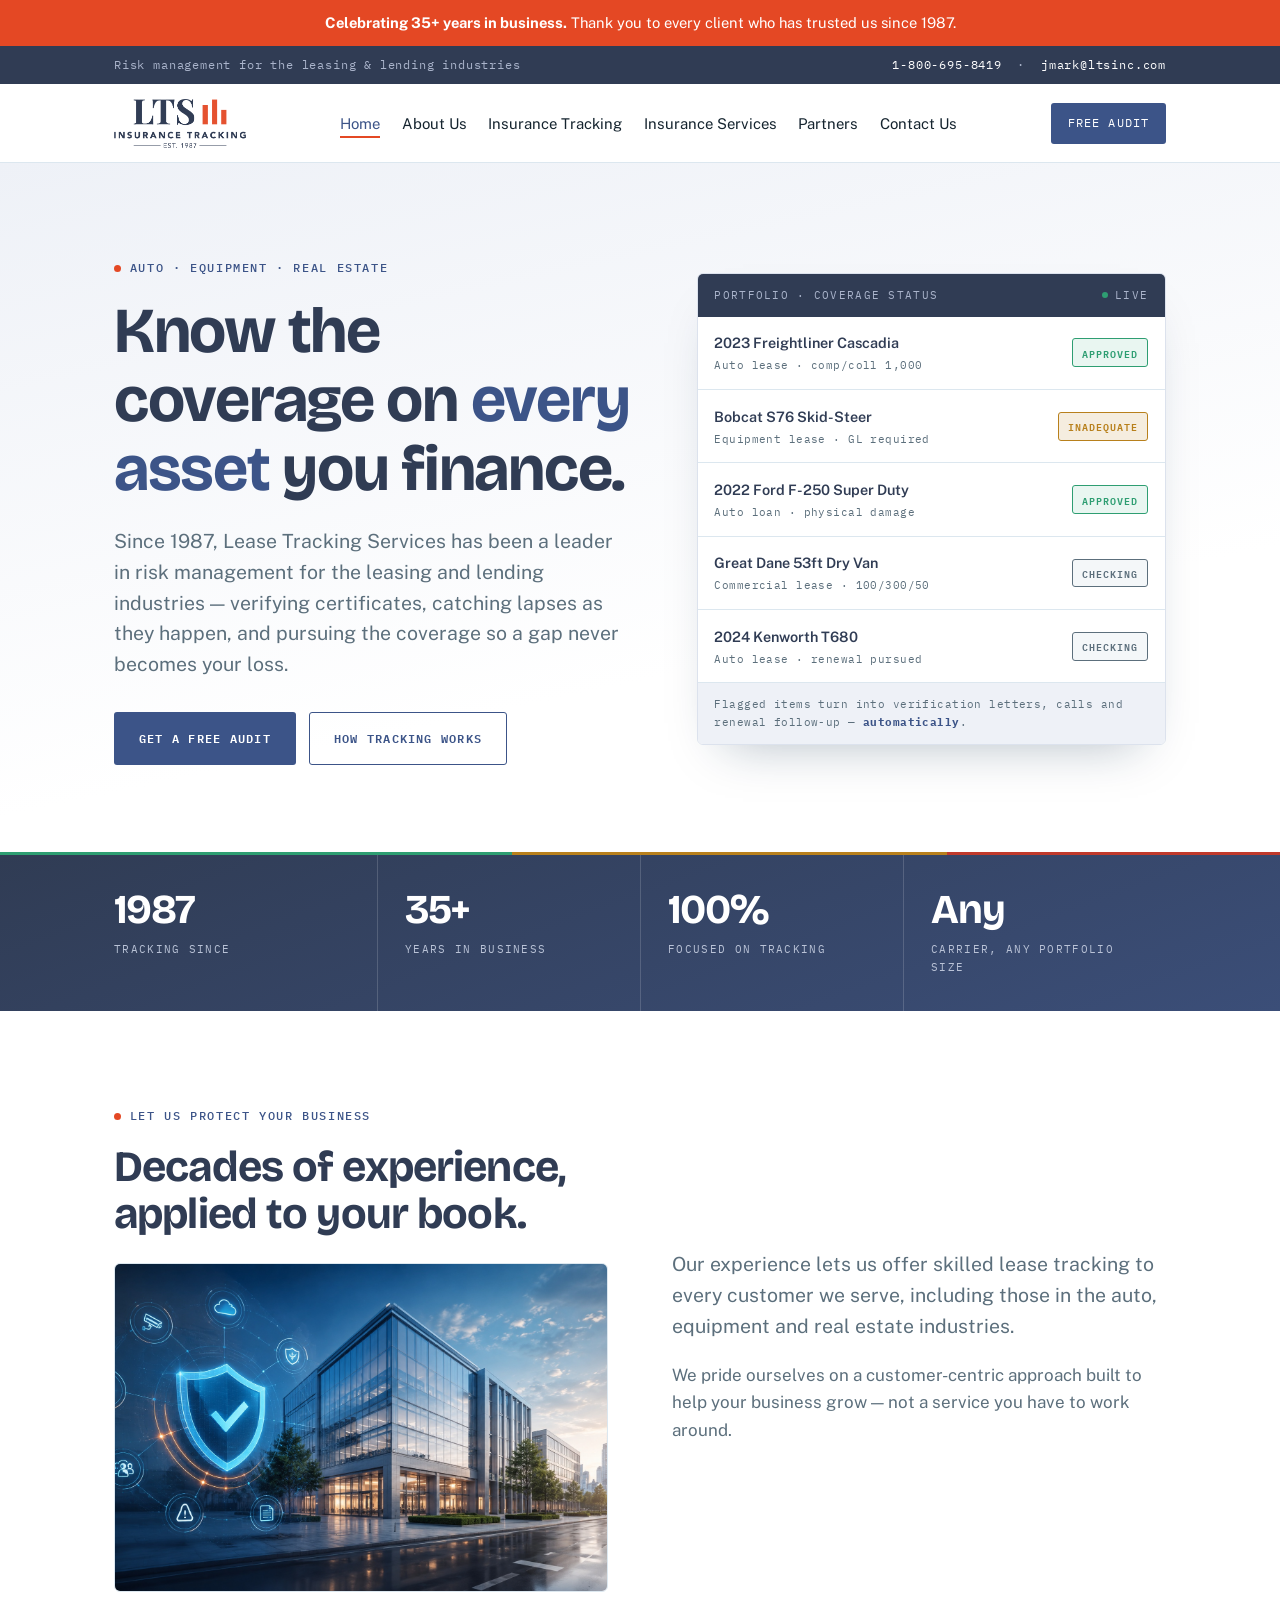
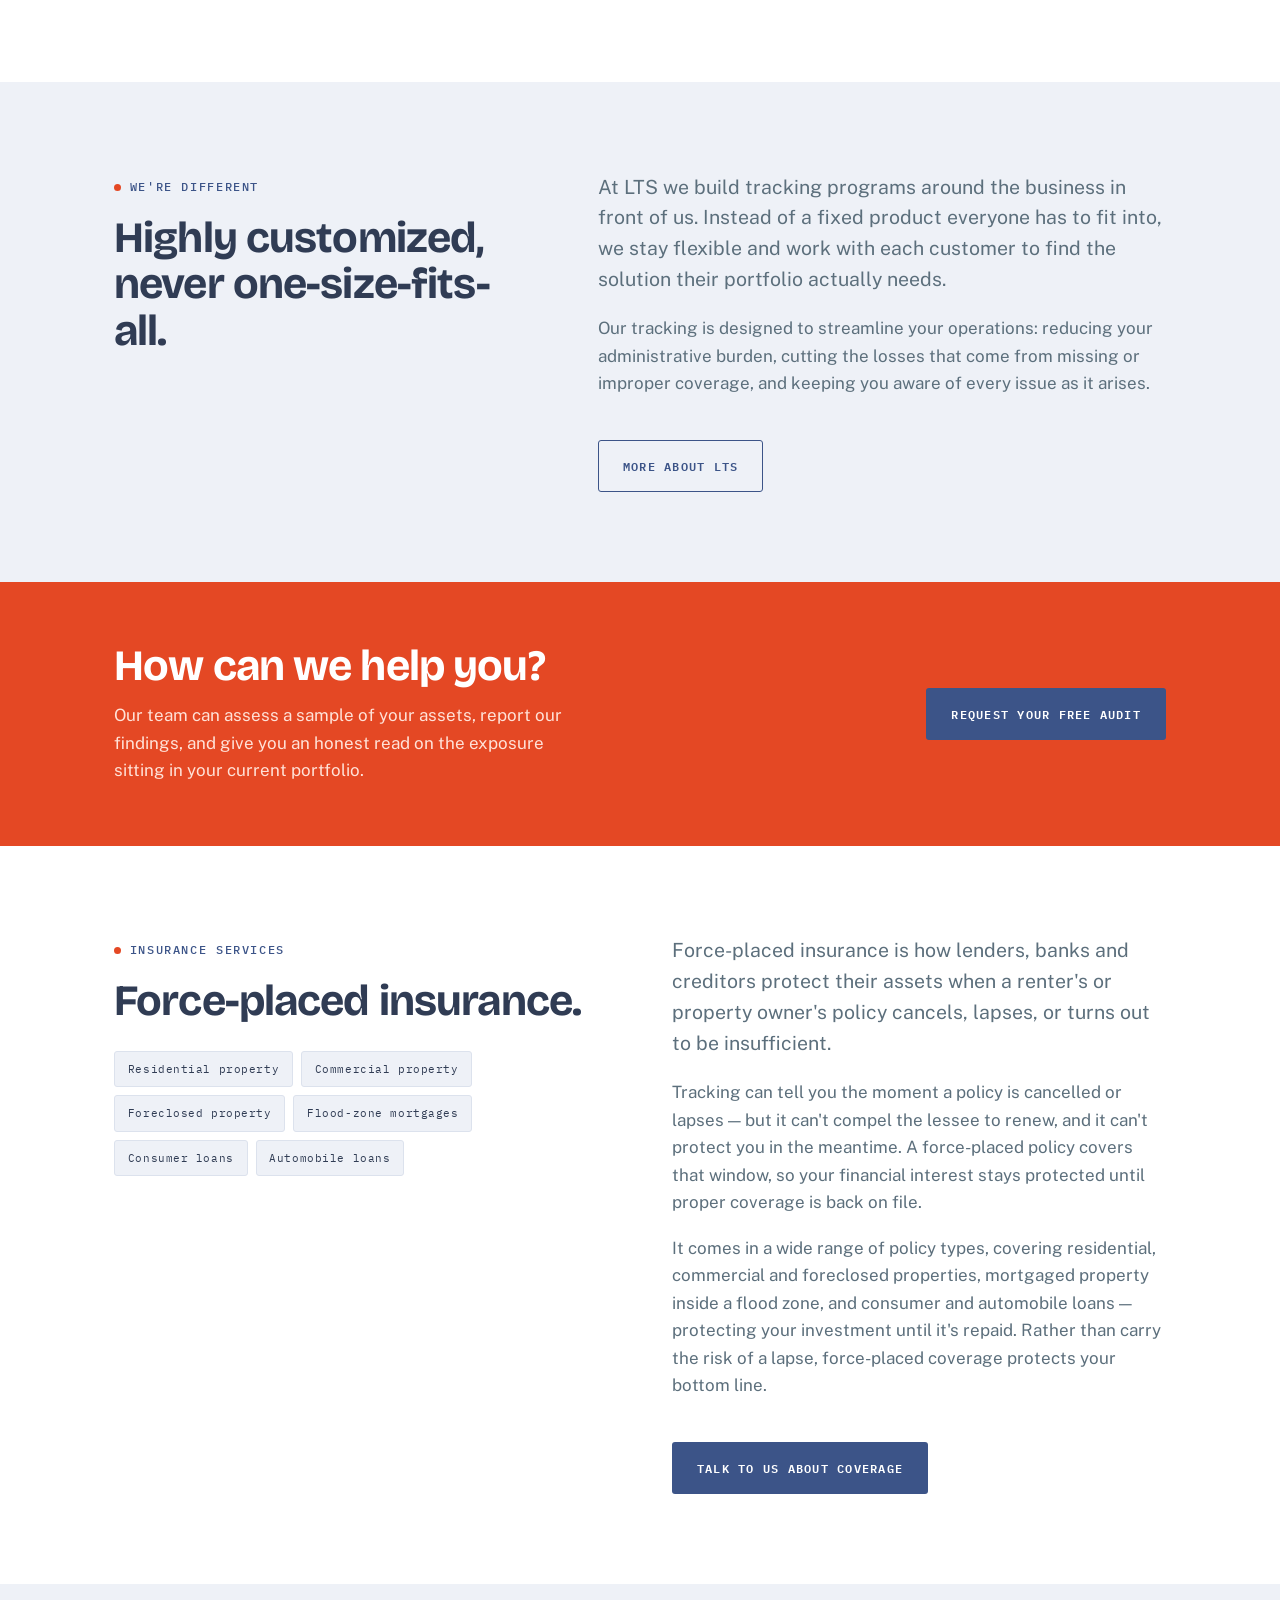
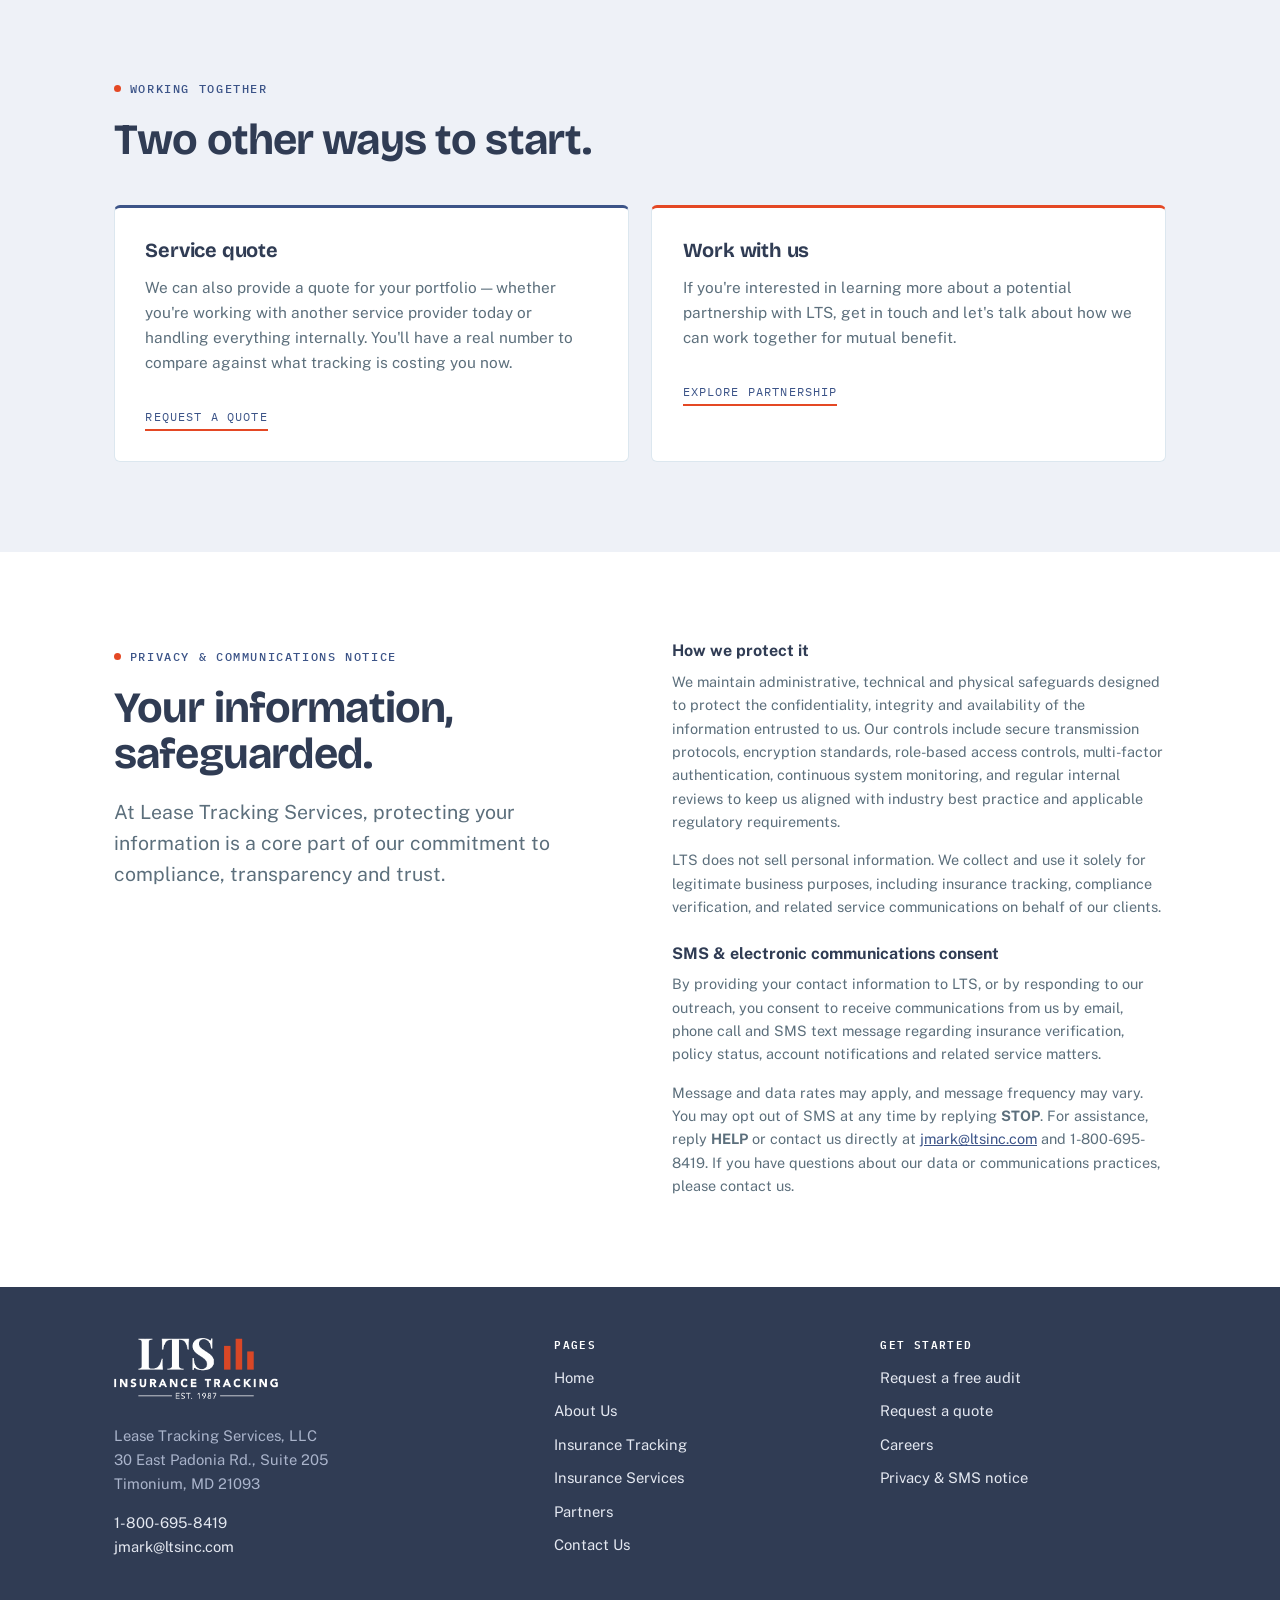
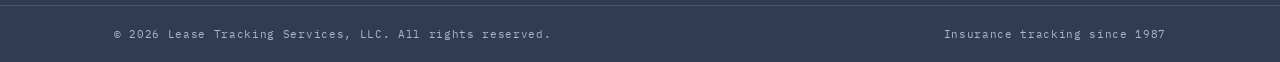
<file: index.html>
<!DOCTYPE html>
<html lang="en">
<head>
<meta charset="utf-8">
<meta name="viewport" content="width=device-width, initial-scale=1">
<title>Lease Tracking Services — Insurance Tracking &amp; Risk Management Since 1987</title>
<meta name="description" content="Since 1987, Lease Tracking Services has been a leader in risk management for the leasing and lending industries. Insurance tracking, force-placed coverage and portfolio audits for auto, equipment and real estate.">
<link rel="preconnect" href="https://fonts.googleapis.com">
<link rel="preconnect" href="https://fonts.gstatic.com" crossorigin>
<link href="https://fonts.googleapis.com/css2?family=Bricolage+Grotesque:opsz,wght@12..96,600;12..96,700;12..96,800&family=IBM+Plex+Mono:wght@400;500;600&family=Public+Sans:wght@400;500;600;700&display=swap" rel="stylesheet">
<link rel="icon" type="image/svg+xml" href="assets/favicon.svg">
<link rel="stylesheet" href="assets/styles.css">
</head>
<body>

<div class="announce">
  <div class="wrap"><strong>Celebrating 35+ years in business.</strong> Thank you to every client who has trusted us since 1987.</div>
</div>

<div class="topbar">
  <div class="wrap">
    <span>Risk management for the leasing &amp; lending industries</span>
    <span><a href="tel:18006958419">1-800-695-8419</a> &nbsp;·&nbsp; <a href="mailto:jmark@ltsinc.com">jmark@ltsinc.com</a></span>
  </div>
</div>

<header class="nav">
  <div class="wrap">
    <a class="brand" href="index.html" aria-label="LTS Insurance Tracking — home"><img class="brand-logo" src="assets/logo.png" width="509" height="190" alt="LTS Insurance Tracking, established 1987"></a>
    <button class="menu-btn" id="menuBtn" aria-expanded="false" aria-controls="navLinks">Menu</button>
    <ul class="nav-links" id="navLinks">
      <li><a href="index.html" class="here">Home</a></li>
      <li><a href="about.html">About Us</a></li>
      <li><a href="insurance-tracking.html">Insurance Tracking</a></li>
      <li><a href="insurance-services.html">Insurance Services</a></li>
      <li><a href="partners.html">Partners</a></li>
      <li><a href="contact.html">Contact Us</a></li>
    </ul>
    <a class="nav-cta" href="contact.html#audit">Free audit</a>
  </div>
</header>

<section class="hero">
  <div class="wrap block hero-grid">
    <div>
      <span class="tag">Auto · Equipment · Real estate</span>
      <h1>Know the coverage on <span>every asset</span> you finance.</h1>
      <p class="lede">Since 1987, Lease Tracking Services has been a leader in risk management for the leasing and lending industries — verifying certificates, catching lapses as they happen, and pursuing the coverage so a gap never becomes your loss.</p>
      <div class="hero-actions">
        <a class="btn btn-primary" href="contact.html#audit">Get a free audit</a>
        <a class="btn btn-line" href="insurance-tracking.html">How tracking works</a>
      </div>
    </div>

    <div class="ledger" aria-label="Example portfolio coverage status board">
      <div class="ledger-head">
        <span>Portfolio · coverage status</span>
        <span class="ledger-live"><span class="dot"></span>Live</span>
      </div>
      <div id="ledgerRows"></div>
      <div class="ledger-foot">Flagged items turn into verification letters, calls and renewal follow-up — <b>automatically</b>.</div>
    </div>
  </div>
</section>

<section class="stats deep">
  <div class="wrap">
    <div class="stat"><div class="stat-n">1987</div><div class="stat-l">Tracking since</div></div>
    <div class="stat"><div class="stat-n">35+</div><div class="stat-l">Years in business</div></div>
    <div class="stat"><div class="stat-n">100%</div><div class="stat-l">Focused on tracking</div></div>
    <div class="stat"><div class="stat-n">Any</div><div class="stat-l">Carrier, any portfolio size</div></div>
  </div>
</section>

<section>
  <div class="wrap block split reveal">
    <div>
      <span class="tag">Let us protect your business</span>
      <h2>Decades of experience, applied to your book.</h2>
      <img class="shot" src="assets/images/protect-your-business.jpg" width="600" height="400" loading="lazy" alt="The LTS team at work">
    </div>
    <div>
      <p class="lede">Our experience lets us offer skilled lease tracking to every customer we serve, including those in the auto, equipment and real estate industries.</p>
      <p style="margin-top:1.1rem" class="muted">We pride ourselves on a customer-centric approach built to help your business grow — not a service you have to work around.</p>
    </div>
  </div>
</section>

<section class="tint">
  <div class="wrap block split split-lead reveal">
    <div>
      <span class="tag">We're different</span>
      <h2>Highly customized, never one-size-fits-all.</h2>
    </div>
    <div>
      <p class="lede">At LTS we build tracking programs around the business in front of us. Instead of a fixed product everyone has to fit into, we stay flexible and work with each customer to find the solution their portfolio actually needs.</p>
      <p style="margin-top:1.1rem" class="muted">Our tracking is designed to streamline your operations: reducing your administrative burden, cutting the losses that come from missing or improper coverage, and keeping you aware of every issue as it arises.</p>
      <a class="btn btn-line" style="margin-top:1.5rem" href="about.html">More about LTS</a>
    </div>
  </div>
</section>

<section id="audit" class="band">
  <div class="wrap">
    <div>
      <h2>How can we help you?</h2>
      <p>Our team can assess a sample of your assets, report our findings, and give you an honest read on the exposure sitting in your current portfolio.</p>
    </div>
    <a class="btn btn-primary" href="contact.html#audit">Request your free audit</a>
  </div>
</section>

<section id="force-placed">
  <div class="wrap block split reveal">
    <div>
      <span class="tag">Insurance services</span>
      <h2>Force-placed insurance.</h2>
      <ul class="pills">
        <li>Residential property</li>
        <li>Commercial property</li>
        <li>Foreclosed property</li>
        <li>Flood-zone mortgages</li>
        <li>Consumer loans</li>
        <li>Automobile loans</li>
      </ul>
    </div>
    <div>
      <p class="lede">Force-placed insurance is how lenders, banks and creditors protect their assets when a renter's or property owner's policy cancels, lapses, or turns out to be insufficient.</p>
      <p style="margin-top:1.1rem" class="muted">Tracking can tell you the moment a policy is cancelled or lapses — but it can't compel the lessee to renew, and it can't protect you in the meantime. A force-placed policy covers that window, so your financial interest stays protected until proper coverage is back on file.</p>
      <p class="muted">It comes in a wide range of policy types, covering residential, commercial and foreclosed properties, mortgaged property inside a flood zone, and consumer and automobile loans — protecting your investment until it's repaid. Rather than carry the risk of a lapse, force-placed coverage protects your bottom line.</p>
      <a class="btn btn-primary" style="margin-top:1.5rem" href="contact.html">Talk to us about coverage</a>
    </div>
  </div>
</section>

<section class="tint">
  <div class="wrap block reveal">
    <span class="tag">Working together</span>
    <h2>Two other ways to start.</h2>
    <div class="cards cards-2">
      <div class="card">
        <h3>Service quote</h3>
        <p>We can also provide a quote for your portfolio — whether you're working with another service provider today or handling everything internally. You'll have a real number to compare against what tracking is costing you now.</p>
        <a class="more" href="contact.html#quote">Request a quote</a>
      </div>
      <div class="card card-plain">
        <h3>Work with us</h3>
        <p>If you're interested in learning more about a potential partnership with LTS, get in touch and let's talk about how we can work together for mutual benefit.</p>
        <a class="more" href="partners.html">Explore partnership</a>
      </div>
    </div>
  </div>
</section>

<section id="privacy">
  <div class="wrap block split reveal">
    <div>
      <span class="tag">Privacy &amp; communications notice</span>
      <h2>Your information, safeguarded.</h2>
      <p class="lede" style="margin-top:1.2rem">At Lease Tracking Services, protecting your information is a core part of our commitment to compliance, transparency and trust.</p>
    </div>
    <div>
      <div class="notice">
        <h3>How we protect it</h3>
        <p>We maintain administrative, technical and physical safeguards designed to protect the confidentiality, integrity and availability of the information entrusted to us. Our controls include secure transmission protocols, encryption standards, role-based access controls, multi-factor authentication, continuous system monitoring, and regular internal reviews to keep us aligned with industry best practice and applicable regulatory requirements.</p>
        <p>LTS does not sell personal information. We collect and use it solely for legitimate business purposes, including insurance tracking, compliance verification, and related service communications on behalf of our clients.</p>
      </div>
      <div class="notice">
        <h3>SMS &amp; electronic communications consent</h3>
        <p>By providing your contact information to LTS, or by responding to our outreach, you consent to receive communications from us by email, phone call and SMS text message regarding insurance verification, policy status, account notifications and related service matters.</p>
        <p>Message and data rates may apply, and message frequency may vary. You may opt out of SMS at any time by replying <strong>STOP</strong>. For assistance, reply <strong>HELP</strong> or contact us directly at <a href="mailto:jmark@ltsinc.com">jmark@ltsinc.com</a> and 1-800-695-8419. If you have questions about our data or communications practices, please contact us.</p>
      </div>
    </div>
  </div>
</section>

<footer class="foot">
  <div class="wrap foot-grid">
    <div>
      <a class="brand brand-foot" href="index.html" aria-label="LTS Insurance Tracking — home"><img class="brand-logo" src="assets/logo-white.png" width="509" height="190" alt="LTS Insurance Tracking, established 1987"></a>
      <p style="margin-top:1.1rem">Lease Tracking Services, LLC<br>30 East Padonia Rd., Suite 205<br>Timonium, MD 21093</p>
      <p style="margin-top:.9rem"><a href="tel:18006958419">1-800-695-8419</a><br><a href="mailto:jmark@ltsinc.com">jmark@ltsinc.com</a></p>
    </div>
    <div>
      <h4>Pages</h4>
      <ul>
        <li><a href="index.html">Home</a></li>
        <li><a href="about.html">About Us</a></li>
        <li><a href="insurance-tracking.html">Insurance Tracking</a></li>
        <li><a href="insurance-services.html">Insurance Services</a></li>
        <li><a href="partners.html">Partners</a></li>
        <li><a href="contact.html">Contact Us</a></li>
      </ul>
    </div>
    <div>
      <h4>Get started</h4>
      <ul>
        <li><a href="contact.html#audit">Request a free audit</a></li>
        <li><a href="contact.html#quote">Request a quote</a></li>
        <li><a href="contact.html#careers">Careers</a></li>
        <li><a href="index.html#privacy">Privacy &amp; SMS notice</a></li>
      </ul>
    </div>
  </div>
  <div class="foot-bar">
    <div class="wrap">
      <span>© <span id="yr">2026</span> Lease Tracking Services, LLC. All rights reserved.</span>
      <span>Insurance tracking since 1987</span>
    </div>
  </div>
</footer>

<script src="assets/site.js"></script>
</body>
</html>
</file>
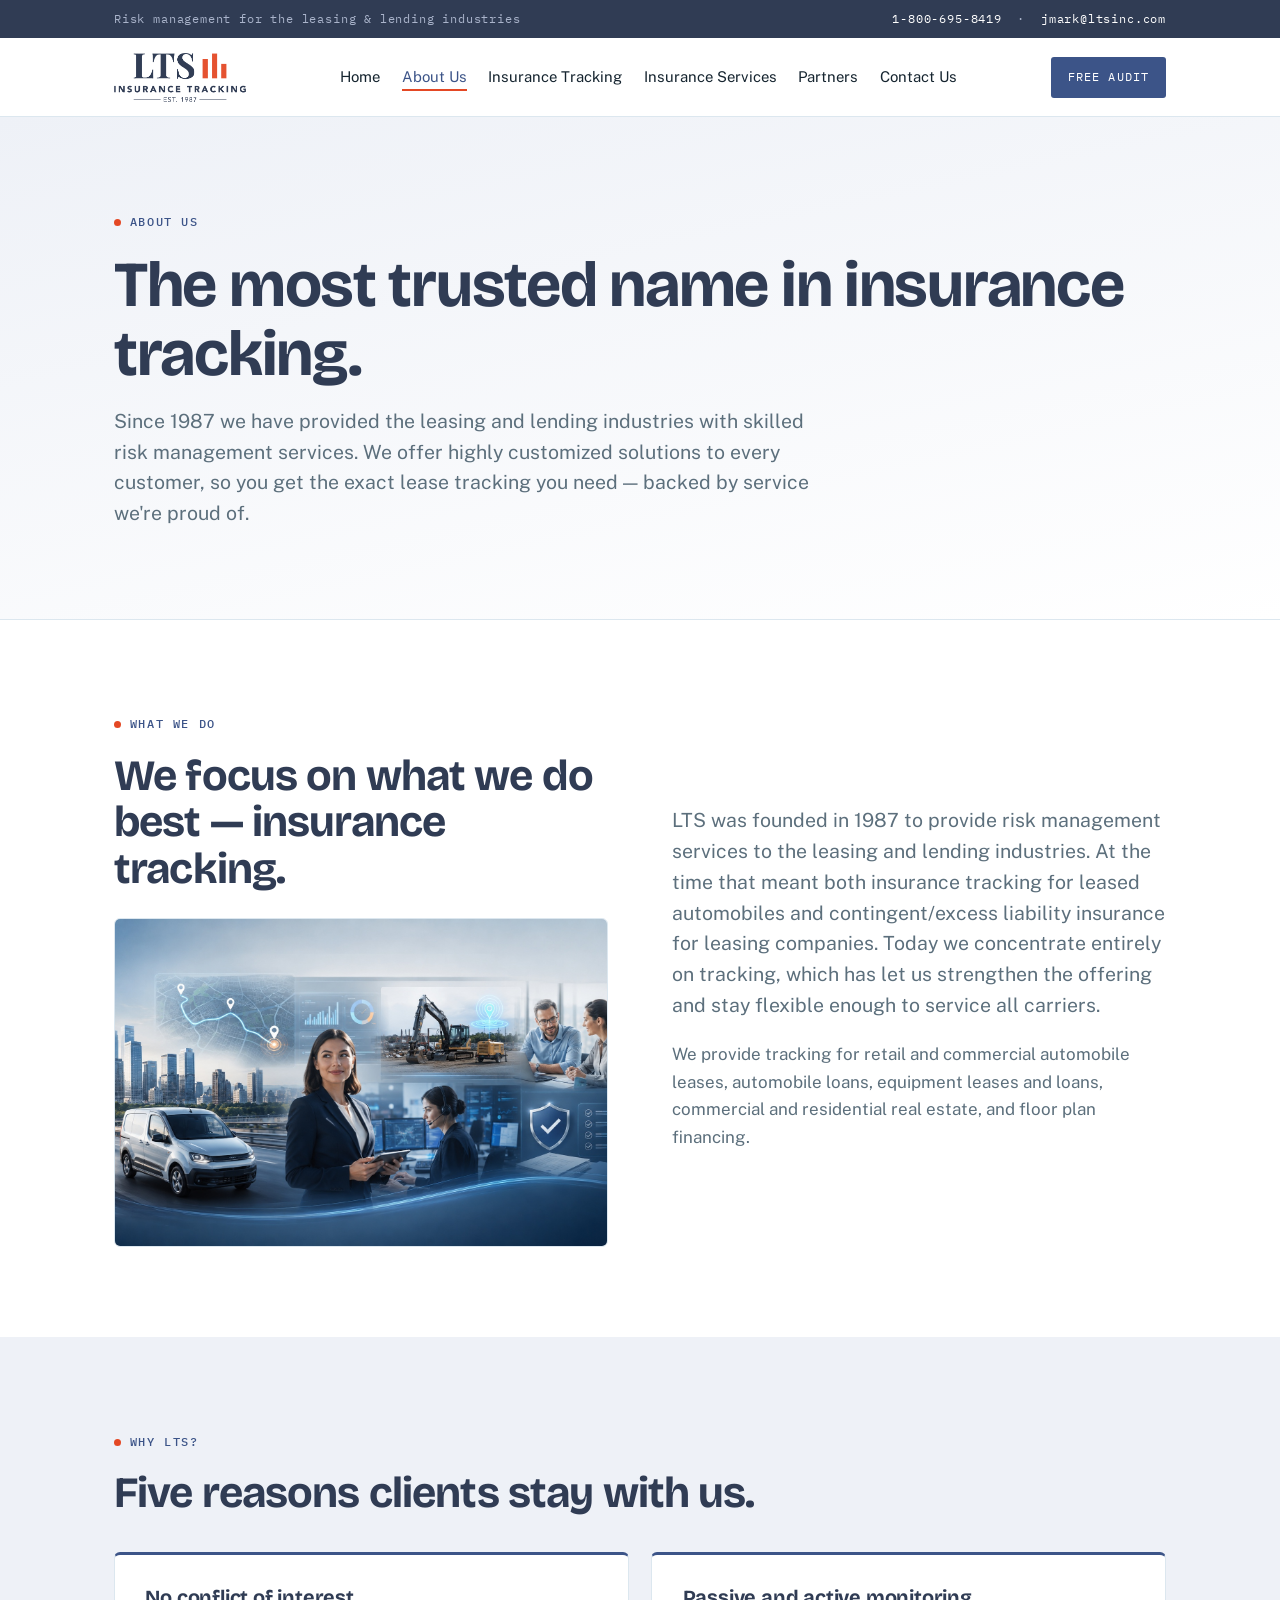
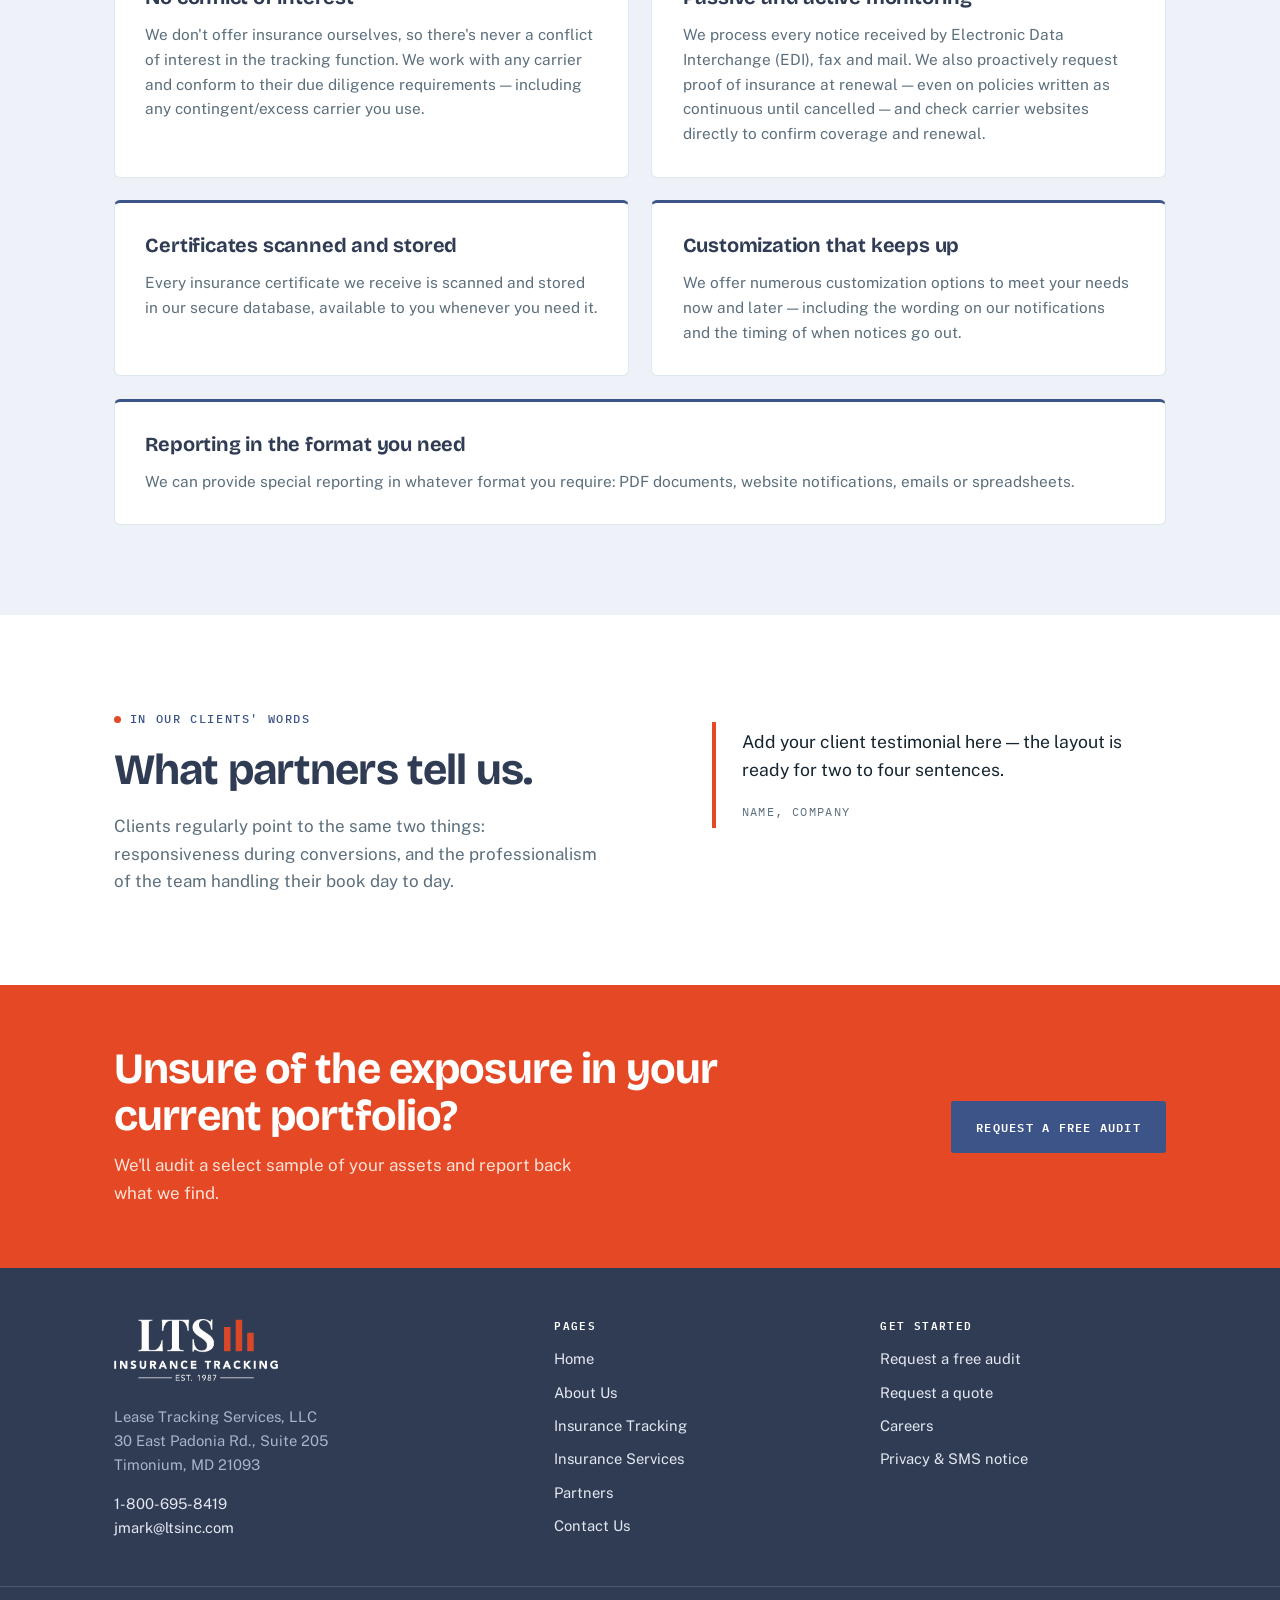
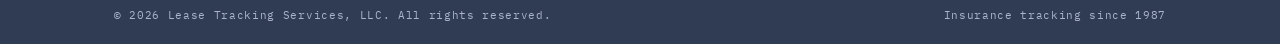
<file: about.html>
<!DOCTYPE html>
<html lang="en">
<head>
<meta charset="utf-8">
<meta name="viewport" content="width=device-width, initial-scale=1">
<title>About Us — Lease Tracking Services</title>
<meta name="description" content="Since 1987, Lease Tracking Services has provided the leasing and lending industries with skilled risk management services and highly customized insurance tracking solutions.">
<link rel="preconnect" href="https://fonts.googleapis.com">
<link rel="preconnect" href="https://fonts.gstatic.com" crossorigin>
<link href="https://fonts.googleapis.com/css2?family=Bricolage+Grotesque:opsz,wght@12..96,600;12..96,700;12..96,800&family=IBM+Plex+Mono:wght@400;500;600&family=Public+Sans:wght@400;500;600;700&display=swap" rel="stylesheet">
<link rel="icon" type="image/svg+xml" href="assets/favicon.svg">
<link rel="stylesheet" href="assets/styles.css">
</head>
<body>

<div class="topbar">
  <div class="wrap">
    <span>Risk management for the leasing &amp; lending industries</span>
    <span><a href="tel:18006958419">1-800-695-8419</a> &nbsp;·&nbsp; <a href="mailto:jmark@ltsinc.com">jmark@ltsinc.com</a></span>
  </div>
</div>

<header class="nav">
  <div class="wrap">
    <a class="brand" href="index.html" aria-label="LTS Insurance Tracking — home"><img class="brand-logo" src="assets/logo.png" width="509" height="190" alt="LTS Insurance Tracking, established 1987"></a>
    <button class="menu-btn" id="menuBtn" aria-expanded="false" aria-controls="navLinks">Menu</button>
    <ul class="nav-links" id="navLinks">
      <li><a href="index.html">Home</a></li>
      <li><a href="about.html" class="here">About Us</a></li>
      <li><a href="insurance-tracking.html">Insurance Tracking</a></li>
      <li><a href="insurance-services.html">Insurance Services</a></li>
      <li><a href="partners.html">Partners</a></li>
      <li><a href="contact.html">Contact Us</a></li>
    </ul>
    <a class="nav-cta" href="contact.html#audit">Free audit</a>
  </div>
</header>

<section class="phero">
  <div class="wrap block">
    <span class="tag">About us</span>
    <h1>The most trusted name in insurance tracking.</h1>
    <p class="lede">Since 1987 we have provided the leasing and lending industries with skilled risk management services. We offer highly customized solutions to every customer, so you get the exact lease tracking you need — backed by service we're proud of.</p>
  </div>
</section>

<section>
  <div class="wrap block split reveal">
    <div>
      <span class="tag">What we do</span>
      <h2>We focus on what we do best — insurance tracking.</h2>
      <img class="shot" src="assets/images/what-we-do.jpg" width="600" height="400" loading="lazy" alt="LTS staff processing insurance certificates">
    </div>
    <div>
      <p class="lede">LTS was founded in 1987 to provide risk management services to the leasing and lending industries. At the time that meant both insurance tracking for leased automobiles and contingent/excess liability insurance for leasing companies. Today we concentrate entirely on tracking, which has let us strengthen the offering and stay flexible enough to service all carriers.</p>
      <p style="margin-top:1.1rem" class="muted">We provide tracking for retail and commercial automobile leases, automobile loans, equipment leases and loans, commercial and residential real estate, and floor plan financing.</p>
    </div>
  </div>
</section>

<section class="tint">
  <div class="wrap block reveal">
    <span class="tag">Why LTS?</span>
    <h2>Five reasons clients stay with us.</h2>
    <div class="cards cards-2" style="margin-top:2.2rem">
      <div class="card">
        <h3>No conflict of interest</h3>
        <p>We don't offer insurance ourselves, so there's never a conflict of interest in the tracking function. We work with any carrier and conform to their due diligence requirements — including any contingent/excess carrier you use.</p>
      </div>
      <div class="card">
        <h3>Passive and active monitoring</h3>
        <p>We process every notice received by Electronic Data Interchange (EDI), fax and mail. We also proactively request proof of insurance at renewal — even on policies written as continuous until cancelled — and check carrier websites directly to confirm coverage and renewal.</p>
      </div>
      <div class="card">
        <h3>Certificates scanned and stored</h3>
        <p>Every insurance certificate we receive is scanned and stored in our secure database, available to you whenever you need it.</p>
      </div>
      <div class="card">
        <h3>Customization that keeps up</h3>
        <p>We offer numerous customization options to meet your needs now and later — including the wording on our notifications and the timing of when notices go out.</p>
      </div>
      <div class="card" style="grid-column:1/-1">
        <h3>Reporting in the format you need</h3>
        <p>We can provide special reporting in whatever format you require: PDF documents, website notifications, emails or spreadsheets.</p>
      </div>
    </div>
  </div>
</section>

<section>
  <div class="wrap block split reveal">
    <div>
      <span class="tag">In our clients' words</span>
      <h2>What partners tell us.</h2>
      <p class="muted" style="margin-top:1.2rem">Clients regularly point to the same two things: responsiveness during conversions, and the professionalism of the team handling their book day to day.</p>
    </div>
    <div>
      <blockquote class="quote">
        <p><!-- PASTE YOUR APPROVED CLIENT TESTIMONIAL HERE. Keep it to 2–4 sentences for this layout. -->Add your client testimonial here — the layout is ready for two to four sentences.</p>
        <cite>Name, Company</cite>
      </blockquote>
    </div>
  </div>
</section>

<section class="band">
  <div class="wrap">
    <div>
      <h2>Unsure of the exposure in your current portfolio?</h2>
      <p>We'll audit a select sample of your assets and report back what we find.</p>
    </div>
    <a class="btn btn-primary" href="contact.html#audit">Request a free audit</a>
  </div>
</section>

<footer class="foot">
  <div class="wrap foot-grid">
    <div>
      <a class="brand brand-foot" href="index.html" aria-label="LTS Insurance Tracking — home"><img class="brand-logo" src="assets/logo-white.png" width="509" height="190" alt="LTS Insurance Tracking, established 1987"></a>
      <p style="margin-top:1.1rem">Lease Tracking Services, LLC<br>30 East Padonia Rd., Suite 205<br>Timonium, MD 21093</p>
      <p style="margin-top:.9rem"><a href="tel:18006958419">1-800-695-8419</a><br><a href="mailto:jmark@ltsinc.com">jmark@ltsinc.com</a></p>
    </div>
    <div>
      <h4>Pages</h4>
      <ul>
        <li><a href="index.html">Home</a></li>
        <li><a href="about.html">About Us</a></li>
        <li><a href="insurance-tracking.html">Insurance Tracking</a></li>
        <li><a href="insurance-services.html">Insurance Services</a></li>
        <li><a href="partners.html">Partners</a></li>
        <li><a href="contact.html">Contact Us</a></li>
      </ul>
    </div>
    <div>
      <h4>Get started</h4>
      <ul>
        <li><a href="contact.html#audit">Request a free audit</a></li>
        <li><a href="contact.html#quote">Request a quote</a></li>
        <li><a href="contact.html#careers">Careers</a></li>
        <li><a href="index.html#privacy">Privacy &amp; SMS notice</a></li>
      </ul>
    </div>
  </div>
  <div class="foot-bar">
    <div class="wrap">
      <span>© <span id="yr">2026</span> Lease Tracking Services, LLC. All rights reserved.</span>
      <span>Insurance tracking since 1987</span>
    </div>
  </div>
</footer>

<script src="assets/site.js"></script>
</body>
</html>
</file>
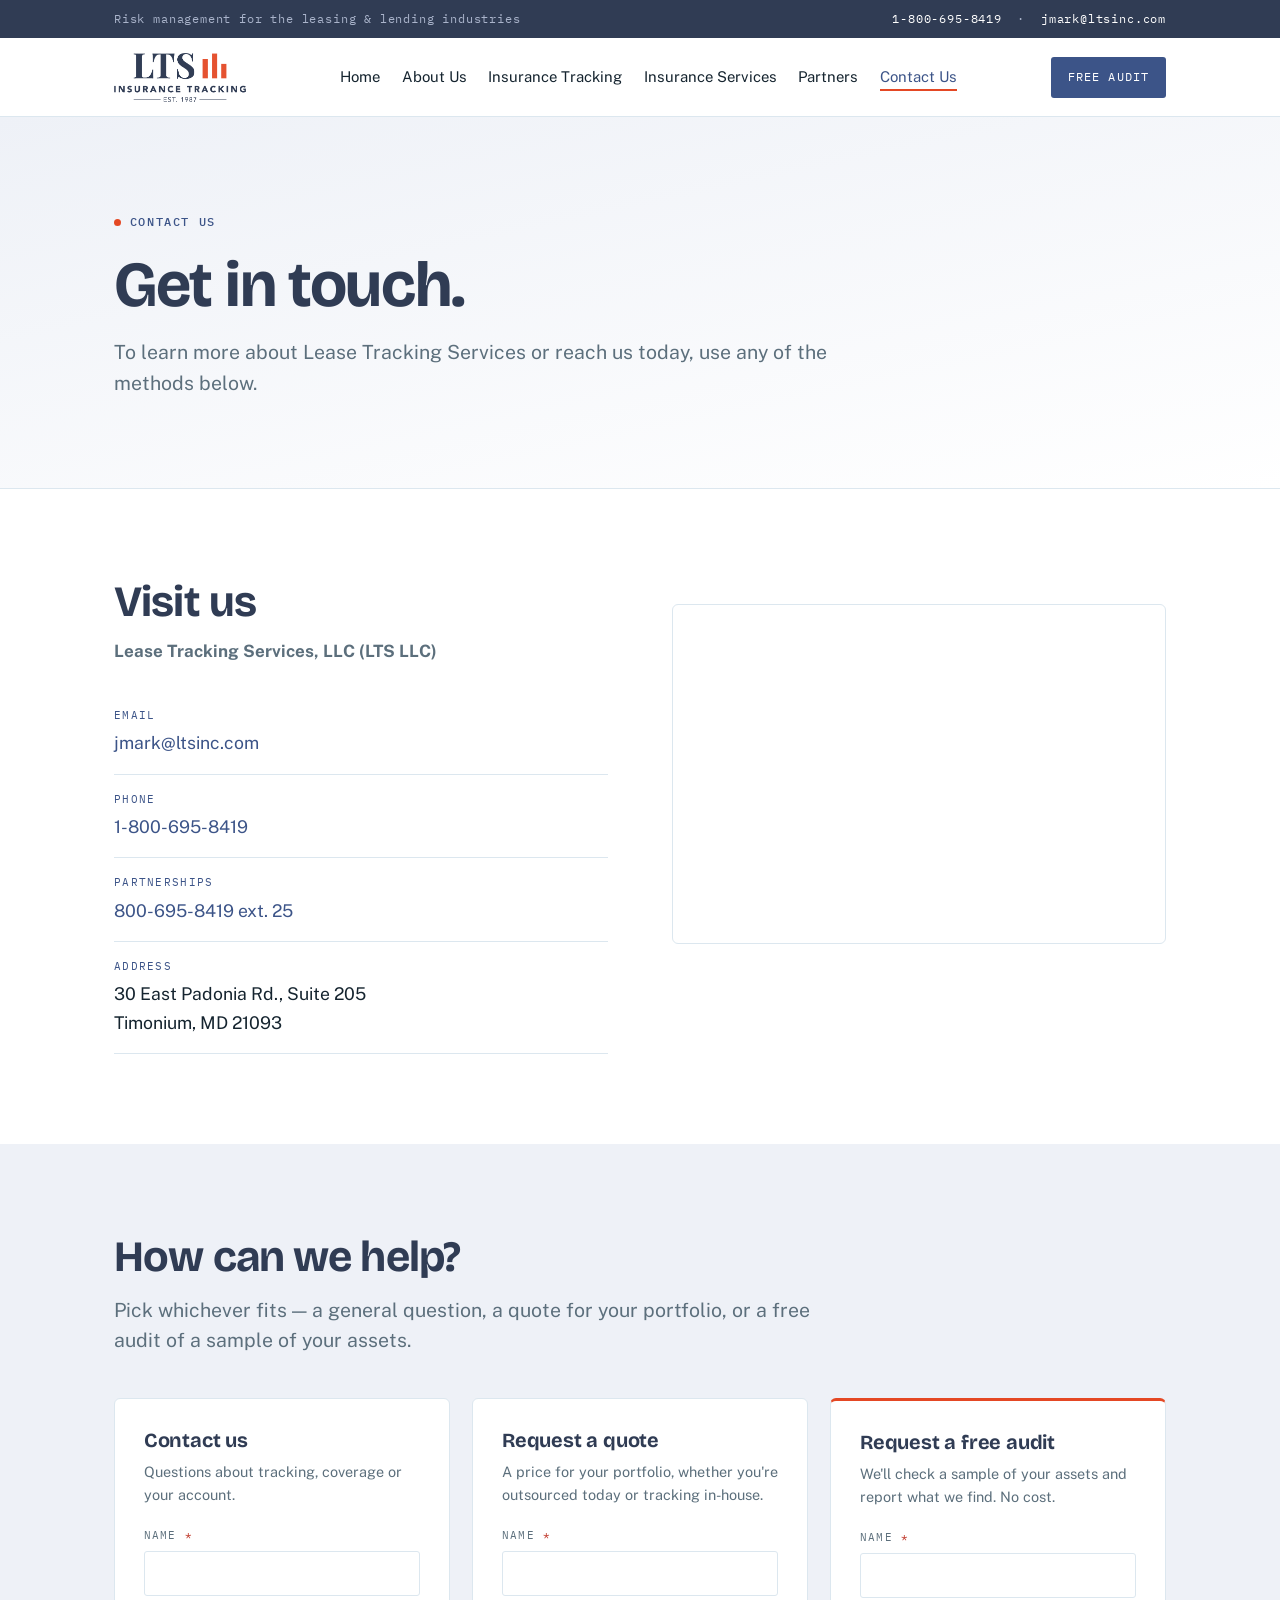
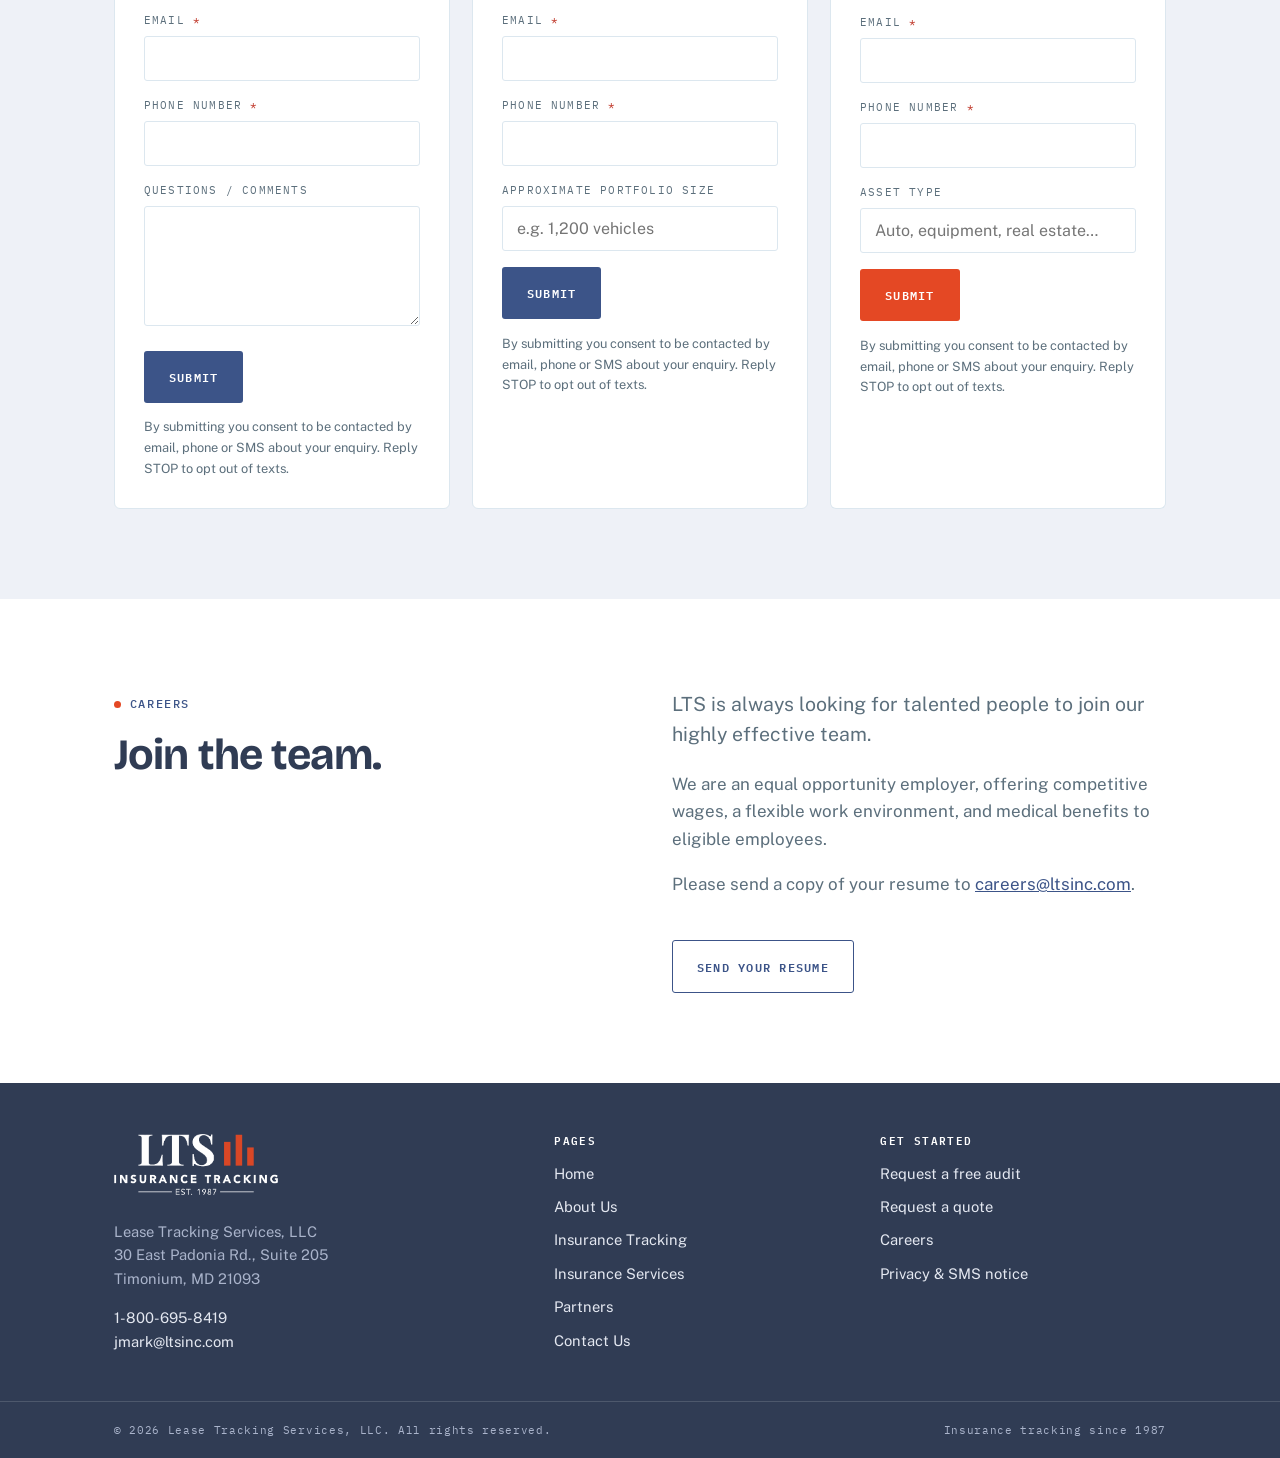
<file: contact.html>
<!DOCTYPE html>
<html lang="en">
<head>
<meta charset="utf-8">
<meta name="viewport" content="width=device-width, initial-scale=1">
<title>Contact Us — Lease Tracking Services</title>
<meta name="description" content="Contact Lease Tracking Services in Timonium, MD. Request a free audit or a service quote, ask a question, or send us your resume.">
<link rel="preconnect" href="https://fonts.googleapis.com">
<link rel="preconnect" href="https://fonts.gstatic.com" crossorigin>
<link href="https://fonts.googleapis.com/css2?family=Bricolage+Grotesque:opsz,wght@12..96,600;12..96,700;12..96,800&family=IBM+Plex+Mono:wght@400;500;600&family=Public+Sans:wght@400;500;600;700&display=swap" rel="stylesheet">
<link rel="icon" type="image/svg+xml" href="assets/favicon.svg">
<link rel="stylesheet" href="assets/styles.css">
</head>
<body>

<div class="topbar">
  <div class="wrap">
    <span>Risk management for the leasing &amp; lending industries</span>
    <span><a href="tel:18006958419">1-800-695-8419</a> &nbsp;·&nbsp; <a href="mailto:jmark@ltsinc.com">jmark@ltsinc.com</a></span>
  </div>
</div>

<header class="nav">
  <div class="wrap">
    <a class="brand" href="index.html" aria-label="LTS Insurance Tracking — home"><img class="brand-logo" src="assets/logo.png" width="509" height="190" alt="LTS Insurance Tracking, established 1987"></a>
    <button class="menu-btn" id="menuBtn" aria-expanded="false" aria-controls="navLinks">Menu</button>
    <ul class="nav-links" id="navLinks">
      <li><a href="index.html">Home</a></li>
      <li><a href="about.html">About Us</a></li>
      <li><a href="insurance-tracking.html">Insurance Tracking</a></li>
      <li><a href="insurance-services.html">Insurance Services</a></li>
      <li><a href="partners.html">Partners</a></li>
      <li><a href="contact.html" class="here">Contact Us</a></li>
    </ul>
    <a class="nav-cta" href="#audit">Free audit</a>
  </div>
</header>

<section class="phero">
  <div class="wrap block">
    <span class="tag">Contact us</span>
    <h1>Get in touch.</h1>
    <p class="lede">To learn more about Lease Tracking Services or reach us today, use any of the methods below.</p>
  </div>
</section>

<section>
  <div class="wrap block split reveal">
    <div>
      <h2>Visit us</h2>
      <p class="muted" style="margin-top:.8rem"><strong>Lease Tracking Services, LLC (LTS LLC)</strong></p>
      <ul class="detail">
        <li><span class="k">Email</span><a href="mailto:jmark@ltsinc.com">jmark@ltsinc.com</a></li>
        <li><span class="k">Phone</span><a href="tel:18006958419">1-800-695-8419</a></li>
        <li><span class="k">Partnerships</span><a href="tel:18006958419,25">800-695-8419 ext. 25</a></li>
        <li><span class="k">Address</span><span style="font-size:1.1rem;color:var(--ink)">30 East Padonia Rd., Suite 205<br>Timonium, MD 21093</span></li>
      </ul>
    </div>
    <div>
      <iframe
        class="map"
        title="Map showing the LTS office at 30 East Padonia Road, Timonium, Maryland"
        src="https://www.google.com/maps/embed?pb=!1m18!1m12!1m3!1d3080.5527693884223!2d-76.63265968451465!3d39.45683927948839!2m3!1f0!2f0!3f0!3m2!1i1024!2i768!4f13.1!3m3!1m2!1s0x89c80dfcb75999e1%3A0xffe5ff725a16c2b2!2s30%20E%20Padonia%20Rd%20%23206%2C%20Lutherville-Timonium%2C%20MD%2021093!5e0!3m2!1sen!2sus!4v1575590943121!5m2!1sen!2sus"
        loading="lazy"
        referrerpolicy="no-referrer-when-downgrade"
        allowfullscreen></iframe>
    </div>
  </div>
</section>

<section class="tint">
  <div class="wrap block reveal">
    <h2>How can we help?</h2>
    <p class="lede" style="margin-top:.9rem">Pick whichever fits — a general question, a quote for your portfolio, or a free audit of a sample of your assets.</p>

    <div class="cards cards-3">

      <!-- general contact -->
      <div class="form" id="general">
        <h3>Contact us</h3>
        <p class="hint">Questions about tracking, coverage or your account.</p>
        <form data-lts-form method="post">
          <input type="hidden" name="form_type" value="Contact">
          <div class="field">
            <label for="c-name">Name <span class="req">*</span></label>
            <input id="c-name" name="name" type="text" autocomplete="name" required>
          </div>
          <div class="field">
            <label for="c-email">Email <span class="req">*</span></label>
            <input id="c-email" name="email" type="email" autocomplete="email" required>
          </div>
          <div class="field">
            <label for="c-phone">Phone number <span class="req">*</span></label>
            <input id="c-phone" name="phone" type="tel" autocomplete="tel" required>
          </div>
          <div class="field">
            <label for="c-msg">Questions / comments</label>
            <textarea id="c-msg" name="message"></textarea>
          </div>
          <button class="btn btn-primary" type="submit">Submit</button>
          <p class="form-note">By submitting you consent to be contacted by email, phone or SMS about your enquiry. Reply STOP to opt out of texts.</p>
        </form>
      </div>

      <!-- quote -->
      <div class="form" id="quote">
        <h3>Request a quote</h3>
        <p class="hint">A price for your portfolio, whether you're outsourced today or tracking in-house.</p>
        <form data-lts-form method="post">
          <input type="hidden" name="form_type" value="Quote">
          <div class="field">
            <label for="q-name">Name <span class="req">*</span></label>
            <input id="q-name" name="name" type="text" autocomplete="name" required>
          </div>
          <div class="field">
            <label for="q-email">Email <span class="req">*</span></label>
            <input id="q-email" name="email" type="email" autocomplete="email" required>
          </div>
          <div class="field">
            <label for="q-phone">Phone number <span class="req">*</span></label>
            <input id="q-phone" name="phone" type="tel" autocomplete="tel" required>
          </div>
          <div class="field">
            <label for="q-size">Approximate portfolio size</label>
            <input id="q-size" name="portfolio_size" type="text" placeholder="e.g. 1,200 vehicles">
          </div>
          <button class="btn btn-primary" type="submit">Submit</button>
          <p class="form-note">By submitting you consent to be contacted by email, phone or SMS about your enquiry. Reply STOP to opt out of texts.</p>
        </form>
      </div>

      <!-- audit -->
      <div class="form" id="audit" style="border-top:3px solid var(--amber)">
        <h3>Request a free audit</h3>
        <p class="hint">We'll check a sample of your assets and report what we find. No cost.</p>
        <form data-lts-form method="post">
          <input type="hidden" name="form_type" value="Free Audit">
          <div class="field">
            <label for="a-name">Name <span class="req">*</span></label>
            <input id="a-name" name="name" type="text" autocomplete="name" required>
          </div>
          <div class="field">
            <label for="a-email">Email <span class="req">*</span></label>
            <input id="a-email" name="email" type="email" autocomplete="email" required>
          </div>
          <div class="field">
            <label for="a-phone">Phone number <span class="req">*</span></label>
            <input id="a-phone" name="phone" type="tel" autocomplete="tel" required>
          </div>
          <div class="field">
            <label for="a-type">Asset type</label>
            <input id="a-type" name="asset_type" type="text" placeholder="Auto, equipment, real estate…">
          </div>
          <button class="btn btn-amber" type="submit">Submit</button>
          <p class="form-note">By submitting you consent to be contacted by email, phone or SMS about your enquiry. Reply STOP to opt out of texts.</p>
        </form>
      </div>

    </div>
  </div>
</section>

<section id="careers">
  <div class="wrap block split reveal">
    <div>
      <span class="tag">Careers</span>
      <h2>Join the team.</h2>
    </div>
    <div>
      <p class="lede">LTS is always looking for talented people to join our highly effective team.</p>
      <p style="margin-top:1.1rem" class="muted">We are an equal opportunity employer, offering competitive wages, a flexible work environment, and medical benefits to eligible employees.</p>
      <p class="muted">Please send a copy of your resume to <a href="mailto:careers@ltsinc.com">careers@ltsinc.com</a>.</p>
      <a class="btn btn-line" style="margin-top:1.5rem" href="mailto:careers@ltsinc.com">Send your resume</a>
    </div>
  </div>
</section>

<footer class="foot">
  <div class="wrap foot-grid">
    <div>
      <a class="brand brand-foot" href="index.html" aria-label="LTS Insurance Tracking — home"><img class="brand-logo" src="assets/logo-white.png" width="509" height="190" alt="LTS Insurance Tracking, established 1987"></a>
      <p style="margin-top:1.1rem">Lease Tracking Services, LLC<br>30 East Padonia Rd., Suite 205<br>Timonium, MD 21093</p>
      <p style="margin-top:.9rem"><a href="tel:18006958419">1-800-695-8419</a><br><a href="mailto:jmark@ltsinc.com">jmark@ltsinc.com</a></p>
    </div>
    <div>
      <h4>Pages</h4>
      <ul>
        <li><a href="index.html">Home</a></li>
        <li><a href="about.html">About Us</a></li>
        <li><a href="insurance-tracking.html">Insurance Tracking</a></li>
        <li><a href="insurance-services.html">Insurance Services</a></li>
        <li><a href="partners.html">Partners</a></li>
        <li><a href="contact.html">Contact Us</a></li>
      </ul>
    </div>
    <div>
      <h4>Get started</h4>
      <ul>
        <li><a href="contact.html#audit">Request a free audit</a></li>
        <li><a href="contact.html#quote">Request a quote</a></li>
        <li><a href="contact.html#careers">Careers</a></li>
        <li><a href="index.html#privacy">Privacy &amp; SMS notice</a></li>
      </ul>
    </div>
  </div>
  <div class="foot-bar">
    <div class="wrap">
      <span>© <span id="yr">2026</span> Lease Tracking Services, LLC. All rights reserved.</span>
      <span>Insurance tracking since 1987</span>
    </div>
  </div>
</footer>

<script src="assets/site.js"></script>
</body>
</html>
</file>
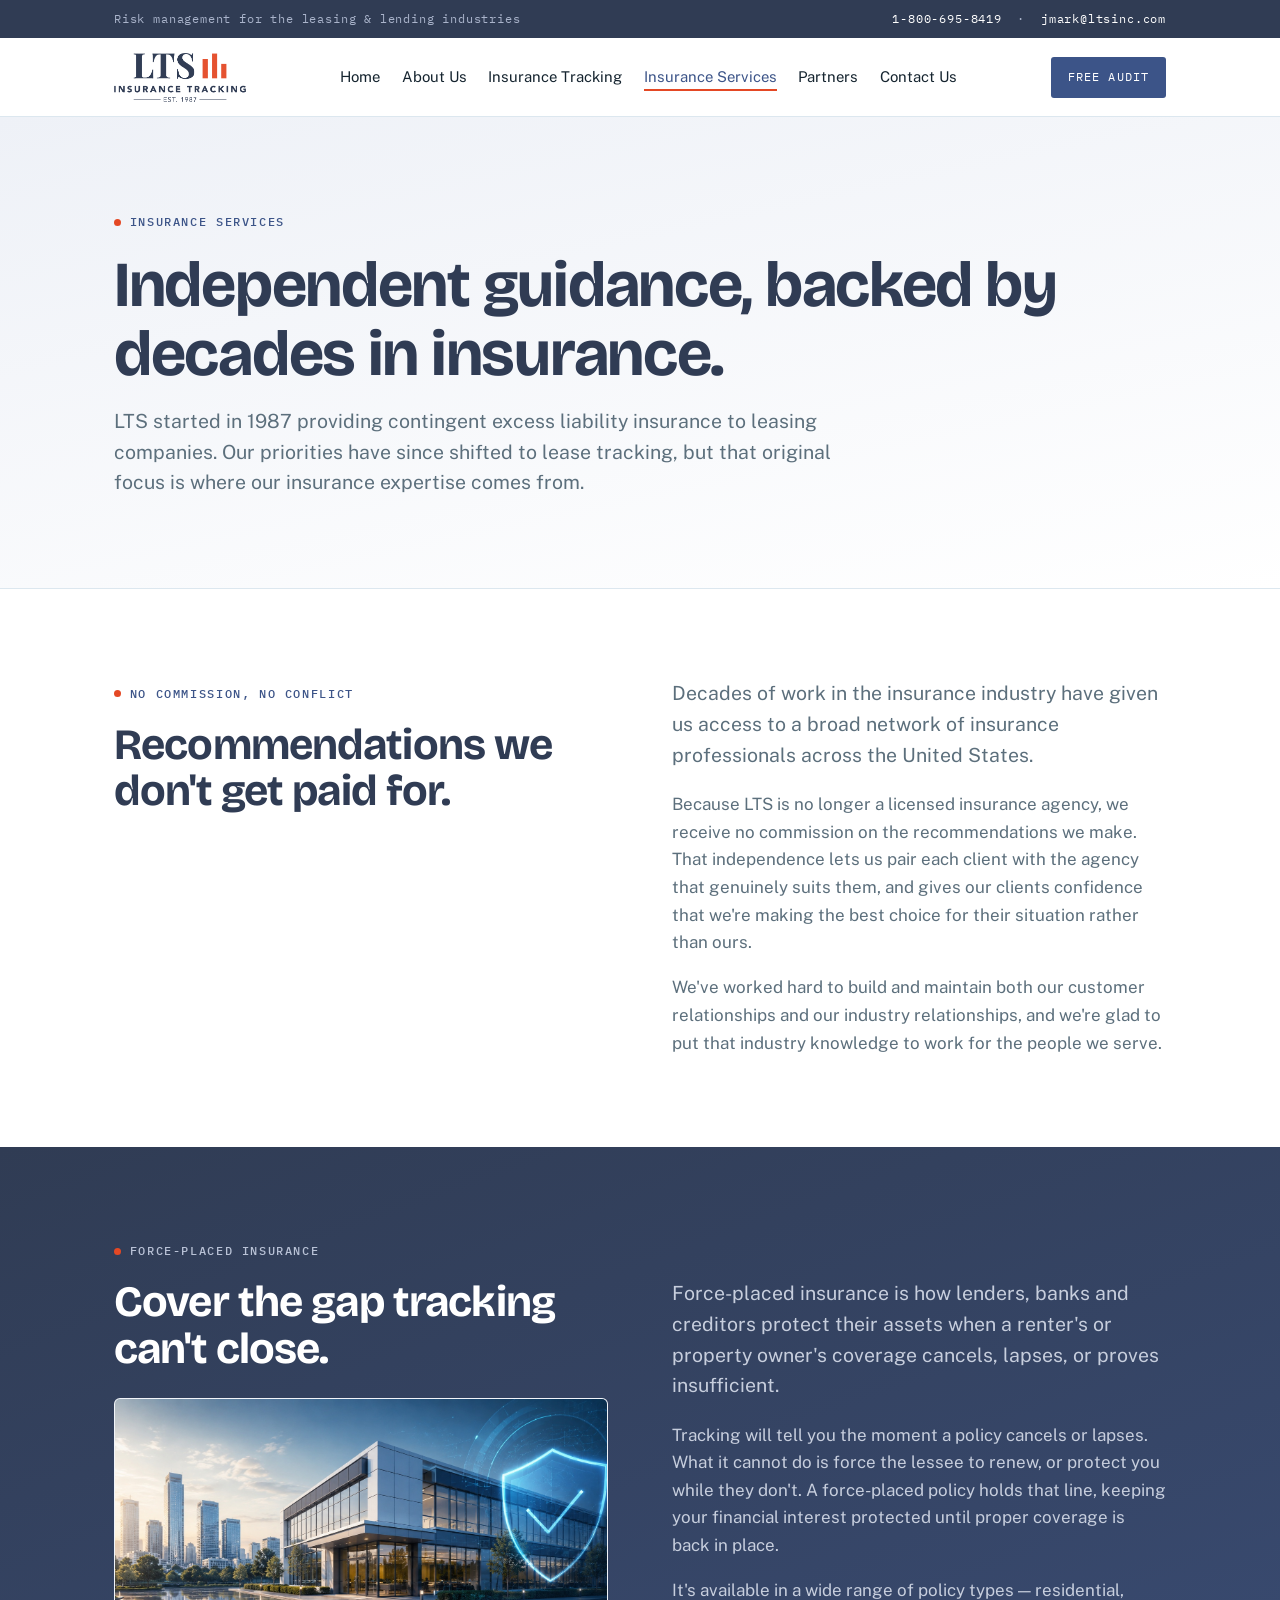
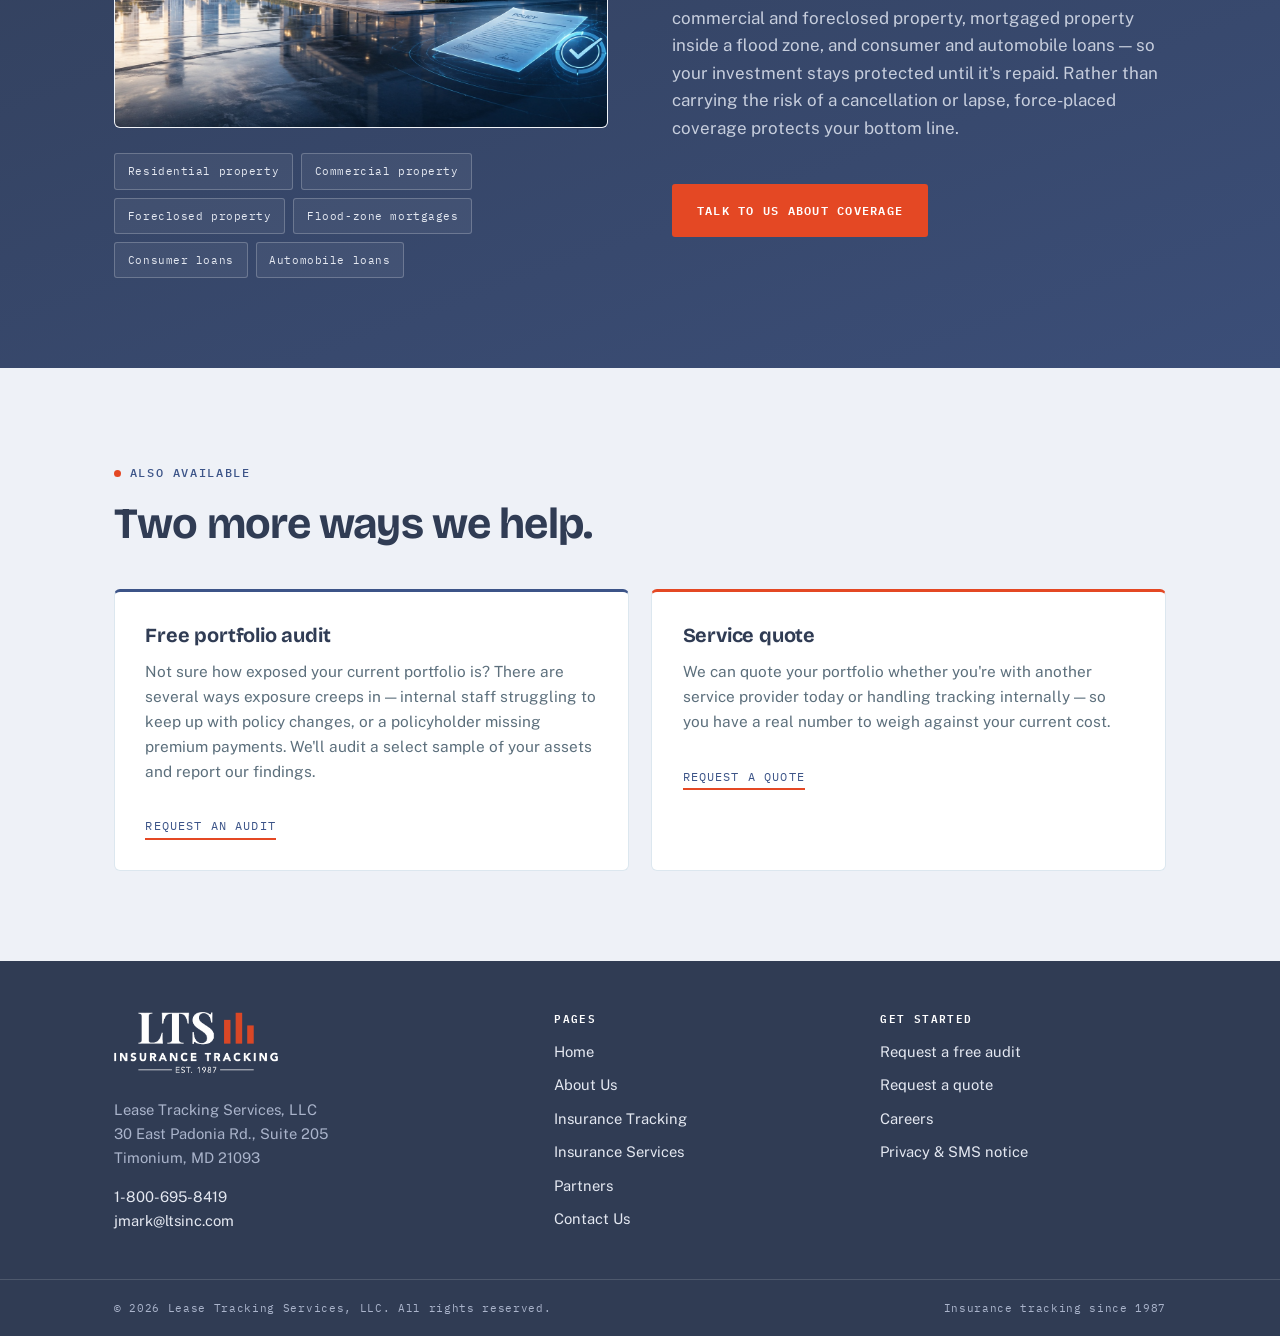
<file: insurance-services.html>
<!DOCTYPE html>
<html lang="en">
<head>
<meta charset="utf-8">
<meta name="viewport" content="width=device-width, initial-scale=1">
<title>Insurance Services — Lease Tracking Services</title>
<meta name="description" content="Force-placed insurance and independent insurance guidance from LTS. Decades of industry relationships, with no commission and no conflict of interest.">
<link rel="preconnect" href="https://fonts.googleapis.com">
<link rel="preconnect" href="https://fonts.gstatic.com" crossorigin>
<link href="https://fonts.googleapis.com/css2?family=Bricolage+Grotesque:opsz,wght@12..96,600;12..96,700;12..96,800&family=IBM+Plex+Mono:wght@400;500;600&family=Public+Sans:wght@400;500;600;700&display=swap" rel="stylesheet">
<link rel="icon" type="image/svg+xml" href="assets/favicon.svg">
<link rel="stylesheet" href="assets/styles.css">
</head>
<body>

<div class="topbar">
  <div class="wrap">
    <span>Risk management for the leasing &amp; lending industries</span>
    <span><a href="tel:18006958419">1-800-695-8419</a> &nbsp;·&nbsp; <a href="mailto:jmark@ltsinc.com">jmark@ltsinc.com</a></span>
  </div>
</div>

<header class="nav">
  <div class="wrap">
    <a class="brand" href="index.html" aria-label="LTS Insurance Tracking — home"><img class="brand-logo" src="assets/logo.png" width="509" height="190" alt="LTS Insurance Tracking, established 1987"></a>
    <button class="menu-btn" id="menuBtn" aria-expanded="false" aria-controls="navLinks">Menu</button>
    <ul class="nav-links" id="navLinks">
      <li><a href="index.html">Home</a></li>
      <li><a href="about.html">About Us</a></li>
      <li><a href="insurance-tracking.html">Insurance Tracking</a></li>
      <li><a href="insurance-services.html" class="here">Insurance Services</a></li>
      <li><a href="partners.html">Partners</a></li>
      <li><a href="contact.html">Contact Us</a></li>
    </ul>
    <a class="nav-cta" href="contact.html#audit">Free audit</a>
  </div>
</header>

<section class="phero">
  <div class="wrap block">
    <span class="tag">Insurance services</span>
    <h1>Independent guidance, backed by decades in insurance.</h1>
    <p class="lede">LTS started in 1987 providing contingent excess liability insurance to leasing companies. Our priorities have since shifted to lease tracking, but that original focus is where our insurance expertise comes from.</p>
  </div>
</section>

<section>
  <div class="wrap block split reveal">
    <div>
      <span class="tag">No commission, no conflict</span>
      <h2>Recommendations we don't get paid for.</h2>
    </div>
    <div>
      <p class="lede">Decades of work in the insurance industry have given us access to a broad network of insurance professionals across the United States.</p>
      <p style="margin-top:1.1rem" class="muted">Because LTS is no longer a licensed insurance agency, we receive no commission on the recommendations we make. That independence lets us pair each client with the agency that genuinely suits them, and gives our clients confidence that we're making the best choice for their situation rather than ours.</p>
      <p class="muted">We've worked hard to build and maintain both our customer relationships and our industry relationships, and we're glad to put that industry knowledge to work for the people we serve.</p>
    </div>
  </div>
</section>

<section class="deep">
  <div class="wrap block split reveal">
    <div>
      <span class="tag">Force-placed insurance</span>
      <h2>Cover the gap tracking can't close.</h2>
      <img class="shot" src="assets/images/force-placed.jpg" width="600" height="400" loading="lazy" alt="Commercial property protected by force-placed coverage">
      <ul class="pills">
        <li>Residential property</li>
        <li>Commercial property</li>
        <li>Foreclosed property</li>
        <li>Flood-zone mortgages</li>
        <li>Consumer loans</li>
        <li>Automobile loans</li>
      </ul>
    </div>
    <div>
      <p class="lede">Force-placed insurance is how lenders, banks and creditors protect their assets when a renter's or property owner's coverage cancels, lapses, or proves insufficient.</p>
      <p style="margin-top:1.1rem" class="muted">Tracking will tell you the moment a policy cancels or lapses. What it cannot do is force the lessee to renew, or protect you while they don't. A force-placed policy holds that line, keeping your financial interest protected until proper coverage is back in place.</p>
      <p class="muted">It's available in a wide range of policy types — residential, commercial and foreclosed property, mortgaged property inside a flood zone, and consumer and automobile loans — so your investment stays protected until it's repaid. Rather than carrying the risk of a cancellation or lapse, force-placed coverage protects your bottom line.</p>
      <a class="btn btn-amber" style="margin-top:1.5rem" href="contact.html">Talk to us about coverage</a>
    </div>
  </div>
</section>

<section class="tint">
  <div class="wrap block reveal">
    <span class="tag">Also available</span>
    <h2>Two more ways we help.</h2>
    <div class="cards cards-2">
      <div class="card">
        <h3>Free portfolio audit</h3>
        <p>Not sure how exposed your current portfolio is? There are several ways exposure creeps in — internal staff struggling to keep up with policy changes, or a policyholder missing premium payments. We'll audit a select sample of your assets and report our findings.</p>
        <a class="more" href="contact.html#audit">Request an audit</a>
      </div>
      <div class="card card-plain">
        <h3>Service quote</h3>
        <p>We can quote your portfolio whether you're with another service provider today or handling tracking internally — so you have a real number to weigh against your current cost.</p>
        <a class="more" href="contact.html#quote">Request a quote</a>
      </div>
    </div>
  </div>
</section>

<footer class="foot">
  <div class="wrap foot-grid">
    <div>
      <a class="brand brand-foot" href="index.html" aria-label="LTS Insurance Tracking — home"><img class="brand-logo" src="assets/logo-white.png" width="509" height="190" alt="LTS Insurance Tracking, established 1987"></a>
      <p style="margin-top:1.1rem">Lease Tracking Services, LLC<br>30 East Padonia Rd., Suite 205<br>Timonium, MD 21093</p>
      <p style="margin-top:.9rem"><a href="tel:18006958419">1-800-695-8419</a><br><a href="mailto:jmark@ltsinc.com">jmark@ltsinc.com</a></p>
    </div>
    <div>
      <h4>Pages</h4>
      <ul>
        <li><a href="index.html">Home</a></li>
        <li><a href="about.html">About Us</a></li>
        <li><a href="insurance-tracking.html">Insurance Tracking</a></li>
        <li><a href="insurance-services.html">Insurance Services</a></li>
        <li><a href="partners.html">Partners</a></li>
        <li><a href="contact.html">Contact Us</a></li>
      </ul>
    </div>
    <div>
      <h4>Get started</h4>
      <ul>
        <li><a href="contact.html#audit">Request a free audit</a></li>
        <li><a href="contact.html#quote">Request a quote</a></li>
        <li><a href="contact.html#careers">Careers</a></li>
        <li><a href="index.html#privacy">Privacy &amp; SMS notice</a></li>
      </ul>
    </div>
  </div>
  <div class="foot-bar">
    <div class="wrap">
      <span>© <span id="yr">2026</span> Lease Tracking Services, LLC. All rights reserved.</span>
      <span>Insurance tracking since 1987</span>
    </div>
  </div>
</footer>

<script src="assets/site.js"></script>
</body>
</html>
</file>
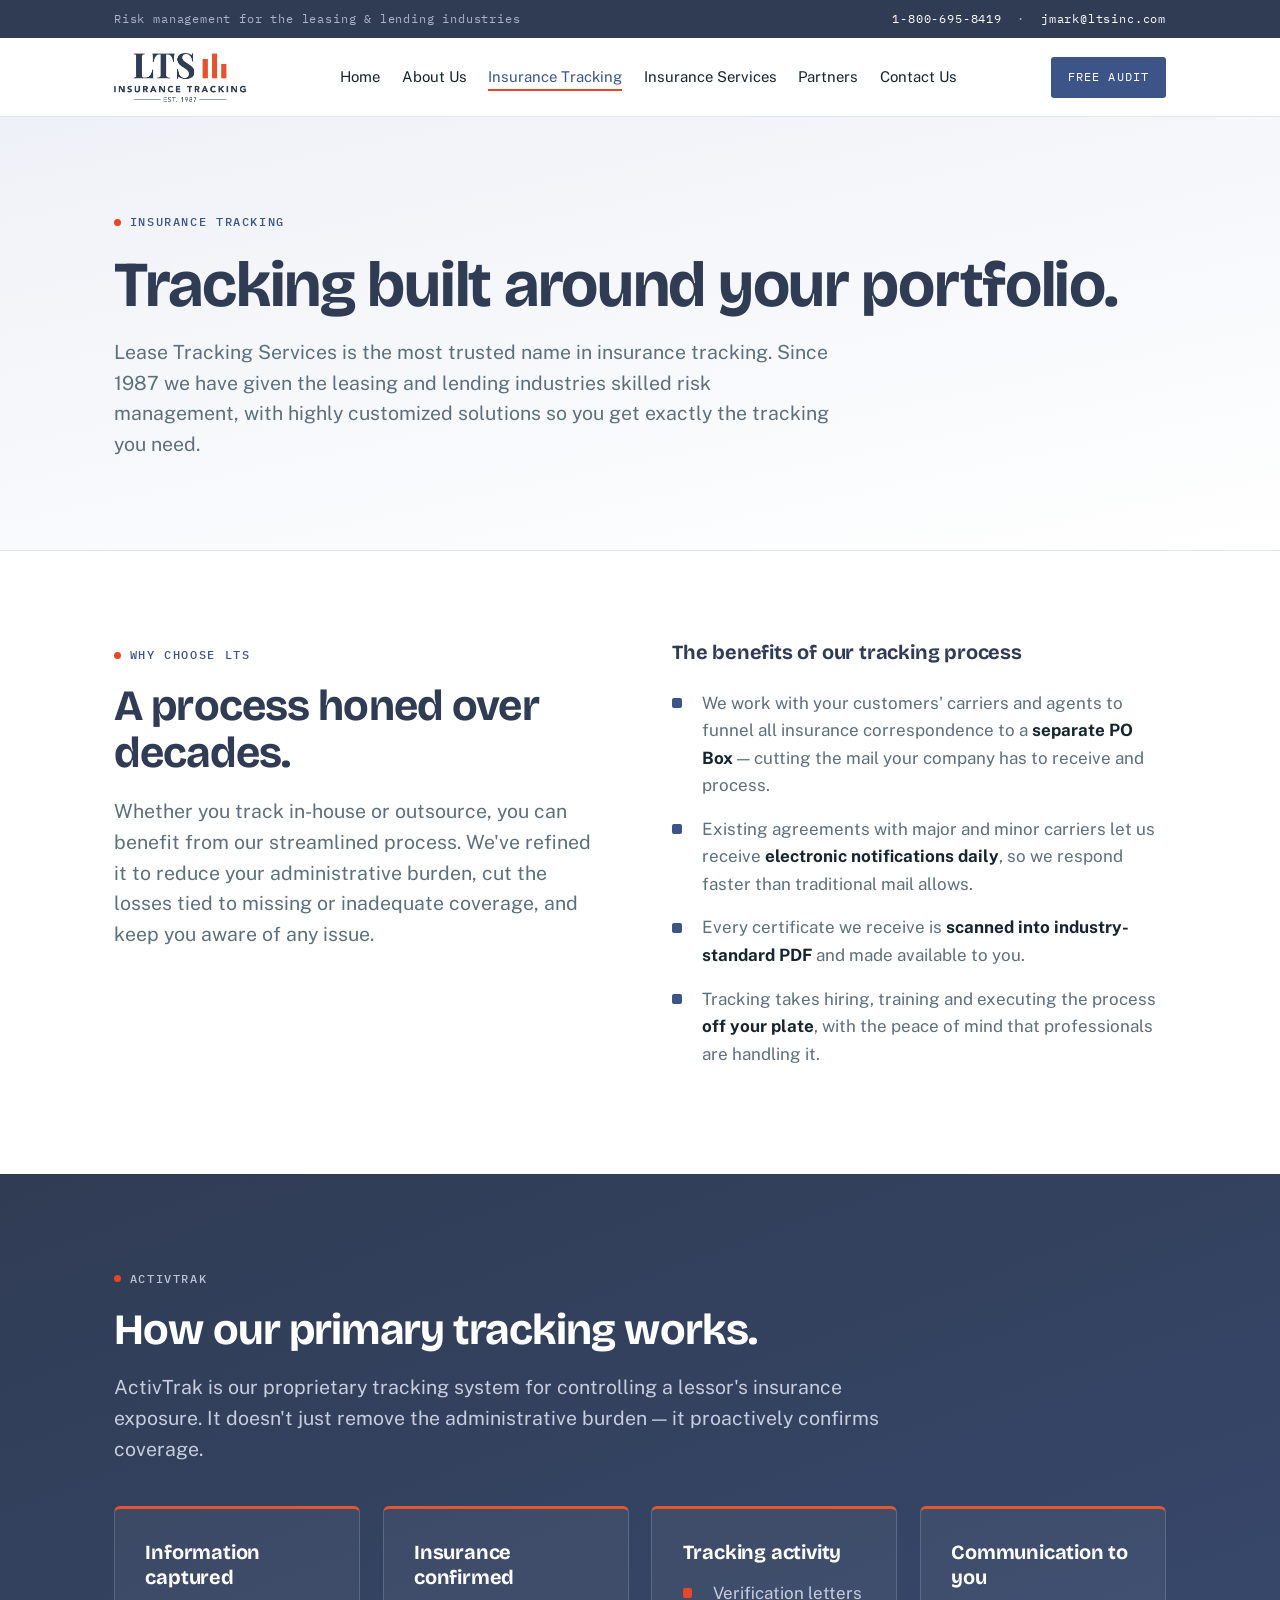
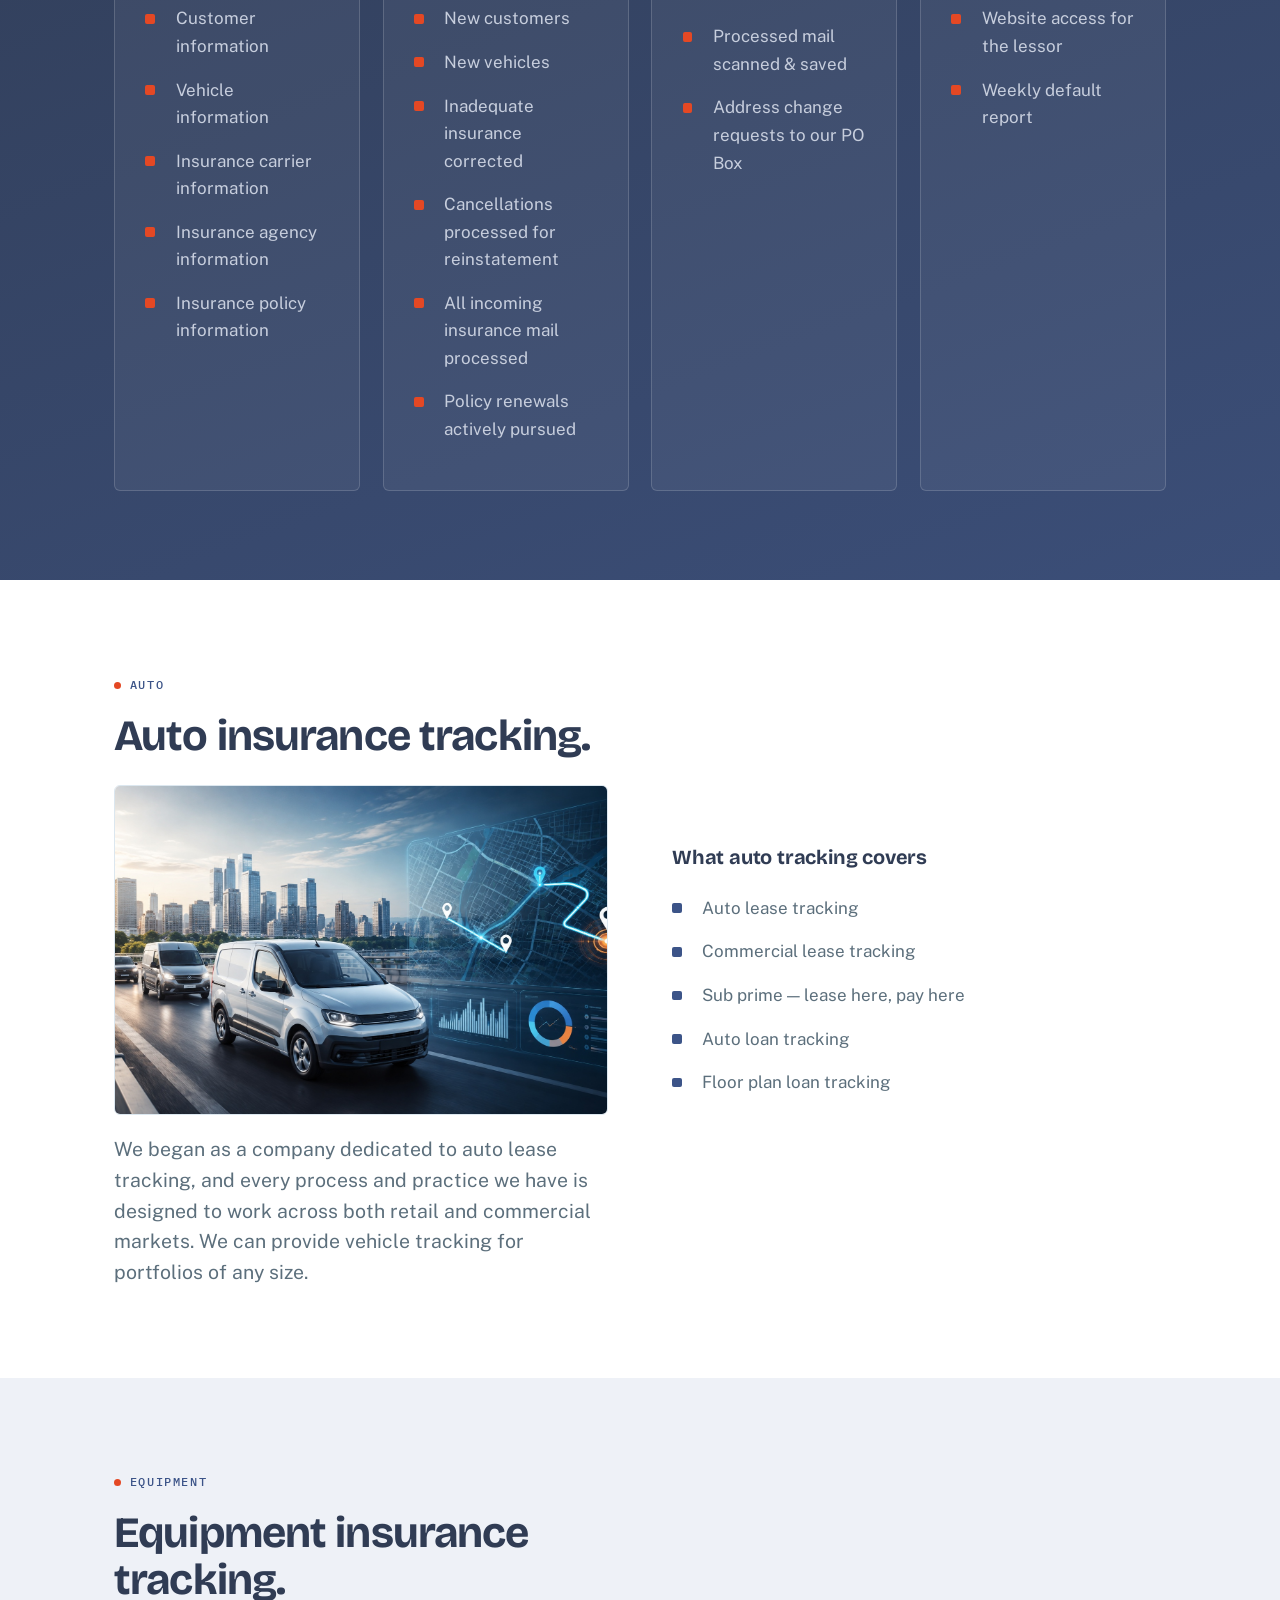
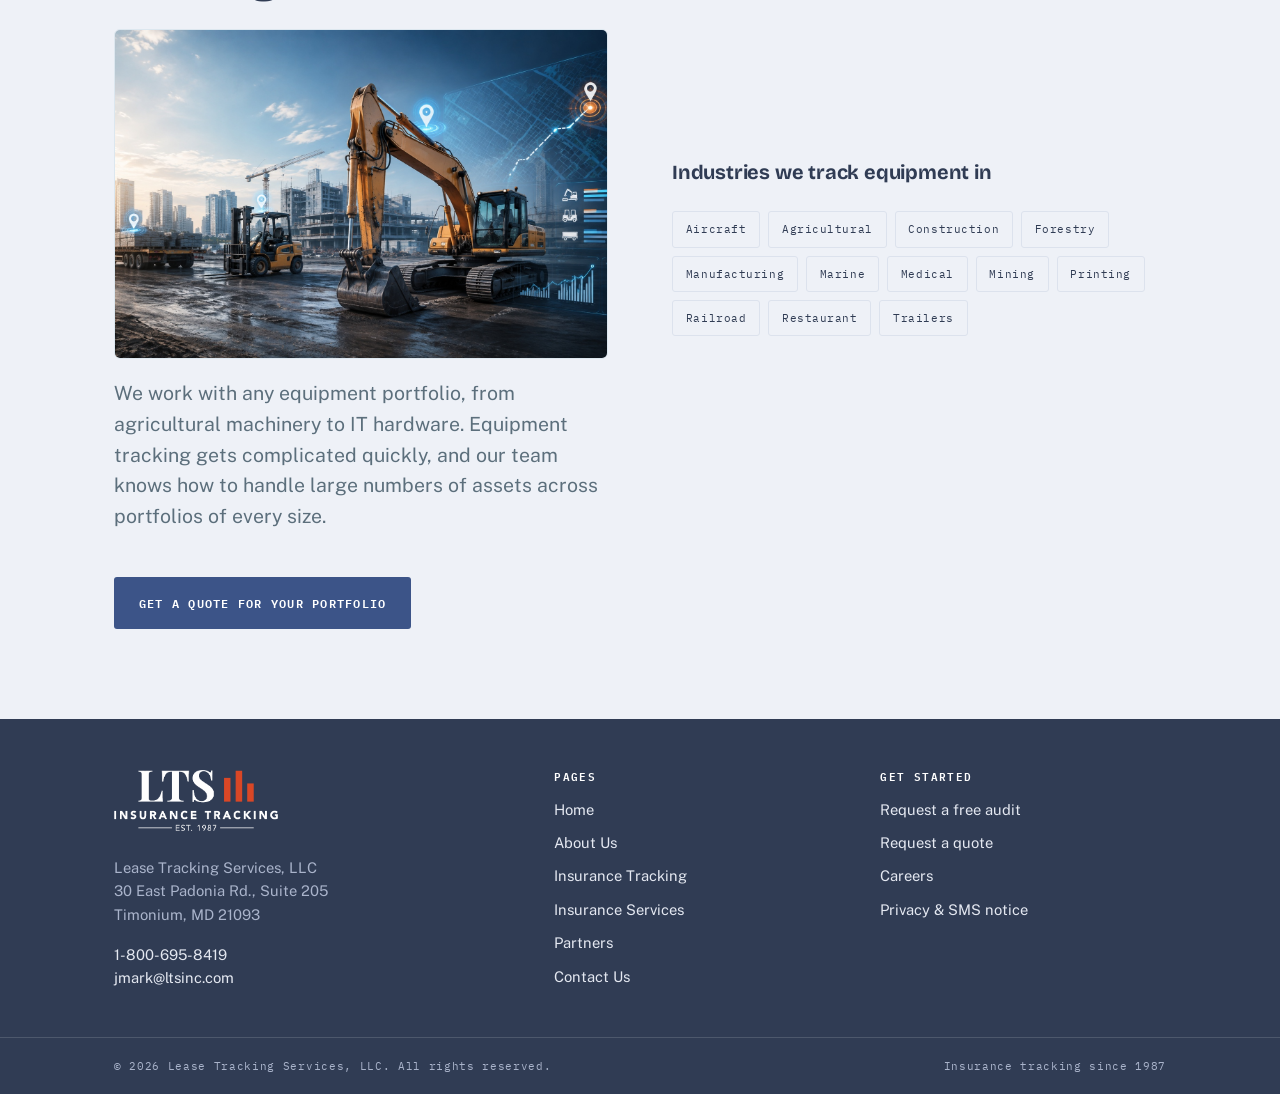
<file: insurance-tracking.html>
<!DOCTYPE html>
<html lang="en">
<head>
<meta charset="utf-8">
<meta name="viewport" content="width=device-width, initial-scale=1">
<title>Insurance Tracking — Lease Tracking Services</title>
<meta name="description" content="Since 1987, LTS has provided expert insurance tracking to the auto and equipment leasing and lending industries. Auto tracking, equipment tracking and the ActivTrak system.">
<link rel="preconnect" href="https://fonts.googleapis.com">
<link rel="preconnect" href="https://fonts.gstatic.com" crossorigin>
<link href="https://fonts.googleapis.com/css2?family=Bricolage+Grotesque:opsz,wght@12..96,600;12..96,700;12..96,800&family=IBM+Plex+Mono:wght@400;500;600&family=Public+Sans:wght@400;500;600;700&display=swap" rel="stylesheet">
<link rel="icon" type="image/svg+xml" href="assets/favicon.svg">
<link rel="stylesheet" href="assets/styles.css">
</head>
<body>

<div class="topbar">
  <div class="wrap">
    <span>Risk management for the leasing &amp; lending industries</span>
    <span><a href="tel:18006958419">1-800-695-8419</a> &nbsp;·&nbsp; <a href="mailto:jmark@ltsinc.com">jmark@ltsinc.com</a></span>
  </div>
</div>

<header class="nav">
  <div class="wrap">
    <a class="brand" href="index.html" aria-label="LTS Insurance Tracking — home"><img class="brand-logo" src="assets/logo.png" width="509" height="190" alt="LTS Insurance Tracking, established 1987"></a>
    <button class="menu-btn" id="menuBtn" aria-expanded="false" aria-controls="navLinks">Menu</button>
    <ul class="nav-links" id="navLinks">
      <li><a href="index.html">Home</a></li>
      <li><a href="about.html">About Us</a></li>
      <li><a href="insurance-tracking.html" class="here">Insurance Tracking</a></li>
      <li><a href="insurance-services.html">Insurance Services</a></li>
      <li><a href="partners.html">Partners</a></li>
      <li><a href="contact.html">Contact Us</a></li>
    </ul>
    <a class="nav-cta" href="contact.html#audit">Free audit</a>
  </div>
</header>

<section class="phero">
  <div class="wrap block">
    <span class="tag">Insurance tracking</span>
    <h1>Tracking built around your portfolio.</h1>
    <p class="lede">Lease Tracking Services is the most trusted name in insurance tracking. Since 1987 we have given the leasing and lending industries skilled risk management, with highly customized solutions so you get exactly the tracking you need.</p>
  </div>
</section>

<section>
  <div class="wrap block split reveal">
    <div>
      <span class="tag">Why choose LTS</span>
      <h2>A process honed over decades.</h2>
      <p class="lede" style="margin-top:1.2rem">Whether you track in-house or outsource, you can benefit from our streamlined process. We've refined it to reduce your administrative burden, cut the losses tied to missing or inadequate coverage, and keep you aware of any issue.</p>
    </div>
    <div>
      <h3 style="margin-bottom:.4rem">The benefits of our tracking process</h3>
      <ul class="ticks">
        <li>We work with your customers' carriers and agents to funnel all insurance correspondence to a <strong>separate PO Box</strong> — cutting the mail your company has to receive and process.</li>
        <li>Existing agreements with major and minor carriers let us receive <strong>electronic notifications daily</strong>, so we respond faster than traditional mail allows.</li>
        <li>Every certificate we receive is <strong>scanned into industry-standard PDF</strong> and made available to you.</li>
        <li>Tracking takes hiring, training and executing the process <strong>off your plate</strong>, with the peace of mind that professionals are handling it.</li>
      </ul>
    </div>
  </div>
</section>

<section class="deep">
  <div class="wrap block reveal">
    <span class="tag">ActivTrak</span>
    <h2>How our primary tracking works.</h2>
    <p class="lede" style="margin-top:1.2rem;max-width:64ch">ActivTrak is our proprietary tracking system for controlling a lessor's insurance exposure. It doesn't just remove the administrative burden — it proactively confirms coverage.</p>

    <div class="cards cards-4" style="margin-top:2.6rem">
      <div class="card" style="background:rgba(255,255,255,.05);border-color:rgba(255,255,255,.16);border-top-color:#E4572E">
        <h3 style="color:#fff">Information captured</h3>
        <ul class="ticks" style="margin-top:.9rem">
          <li>Customer information</li>
          <li>Vehicle information</li>
          <li>Insurance carrier information</li>
          <li>Insurance agency information</li>
          <li>Insurance policy information</li>
        </ul>
      </div>
      <div class="card" style="background:rgba(255,255,255,.05);border-color:rgba(255,255,255,.16);border-top-color:#E4572E">
        <h3 style="color:#fff">Insurance confirmed</h3>
        <ul class="ticks" style="margin-top:.9rem">
          <li>New customers</li>
          <li>New vehicles</li>
          <li>Inadequate insurance corrected</li>
          <li>Cancellations processed for reinstatement</li>
          <li>All incoming insurance mail processed</li>
          <li>Policy renewals actively pursued</li>
        </ul>
      </div>
      <div class="card" style="background:rgba(255,255,255,.05);border-color:rgba(255,255,255,.16);border-top-color:#E4572E">
        <h3 style="color:#fff">Tracking activity</h3>
        <ul class="ticks" style="margin-top:.9rem">
          <li>Verification letters</li>
          <li>Processed mail scanned &amp; saved</li>
          <li>Address change requests to our PO Box</li>
        </ul>
      </div>
      <div class="card" style="background:rgba(255,255,255,.05);border-color:rgba(255,255,255,.16);border-top-color:#E4572E">
        <h3 style="color:#fff">Communication to you</h3>
        <ul class="ticks" style="margin-top:.9rem">
          <li>Website access for the lessor</li>
          <li>Weekly default report</li>
        </ul>
      </div>
    </div>
  </div>
</section>

<section>
  <div class="wrap block split reveal">
    <div>
      <span class="tag">Auto</span>
      <h2>Auto insurance tracking.</h2>
      <img class="shot" src="assets/images/auto-tracking.jpg" width="600" height="400" loading="lazy" alt="Leased vehicles in a commercial fleet">
      <p class="lede" style="margin-top:1.2rem">We began as a company dedicated to auto lease tracking, and every process and practice we have is designed to work across both retail and commercial markets. We can provide vehicle tracking for portfolios of any size.</p>
    </div>
    <div>
      <h3 style="margin-bottom:.4rem">What auto tracking covers</h3>
      <ul class="ticks">
        <li>Auto lease tracking</li>
        <li>Commercial lease tracking</li>
        <li>Sub prime — lease here, pay here</li>
        <li>Auto loan tracking</li>
        <li>Floor plan loan tracking</li>
      </ul>
    </div>
  </div>
</section>

<section class="tint">
  <div class="wrap block split reveal">
    <div>
      <span class="tag">Equipment</span>
      <h2>Equipment insurance tracking.</h2>
      <img class="shot" src="assets/images/equipment-tracking.jpg" width="600" height="400" loading="lazy" alt="Financed heavy equipment on site">
      <p class="lede" style="margin-top:1.2rem">We work with any equipment portfolio, from agricultural machinery to IT hardware. Equipment tracking gets complicated quickly, and our team knows how to handle large numbers of assets across portfolios of every size.</p>
      <a class="btn btn-primary" style="margin-top:1.5rem" href="contact.html#quote">Get a quote for your portfolio</a>
    </div>
    <div>
      <h3 style="margin-bottom:.2rem">Industries we track equipment in</h3>
      <ul class="pills">
        <li>Aircraft</li><li>Agricultural</li><li>Construction</li>
        <li>Forestry</li><li>Manufacturing</li><li>Marine</li>
        <li>Medical</li><li>Mining</li><li>Printing</li>
        <li>Railroad</li><li>Restaurant</li><li>Trailers</li>
      </ul>
    </div>
  </div>
</section>

<footer class="foot">
  <div class="wrap foot-grid">
    <div>
      <a class="brand brand-foot" href="index.html" aria-label="LTS Insurance Tracking — home"><img class="brand-logo" src="assets/logo-white.png" width="509" height="190" alt="LTS Insurance Tracking, established 1987"></a>
      <p style="margin-top:1.1rem">Lease Tracking Services, LLC<br>30 East Padonia Rd., Suite 205<br>Timonium, MD 21093</p>
      <p style="margin-top:.9rem"><a href="tel:18006958419">1-800-695-8419</a><br><a href="mailto:jmark@ltsinc.com">jmark@ltsinc.com</a></p>
    </div>
    <div>
      <h4>Pages</h4>
      <ul>
        <li><a href="index.html">Home</a></li>
        <li><a href="about.html">About Us</a></li>
        <li><a href="insurance-tracking.html">Insurance Tracking</a></li>
        <li><a href="insurance-services.html">Insurance Services</a></li>
        <li><a href="partners.html">Partners</a></li>
        <li><a href="contact.html">Contact Us</a></li>
      </ul>
    </div>
    <div>
      <h4>Get started</h4>
      <ul>
        <li><a href="contact.html#audit">Request a free audit</a></li>
        <li><a href="contact.html#quote">Request a quote</a></li>
        <li><a href="contact.html#careers">Careers</a></li>
        <li><a href="index.html#privacy">Privacy &amp; SMS notice</a></li>
      </ul>
    </div>
  </div>
  <div class="foot-bar">
    <div class="wrap">
      <span>© <span id="yr">2026</span> Lease Tracking Services, LLC. All rights reserved.</span>
      <span>Insurance tracking since 1987</span>
    </div>
  </div>
</footer>

<script src="assets/site.js"></script>
</body>
</html>
</file>
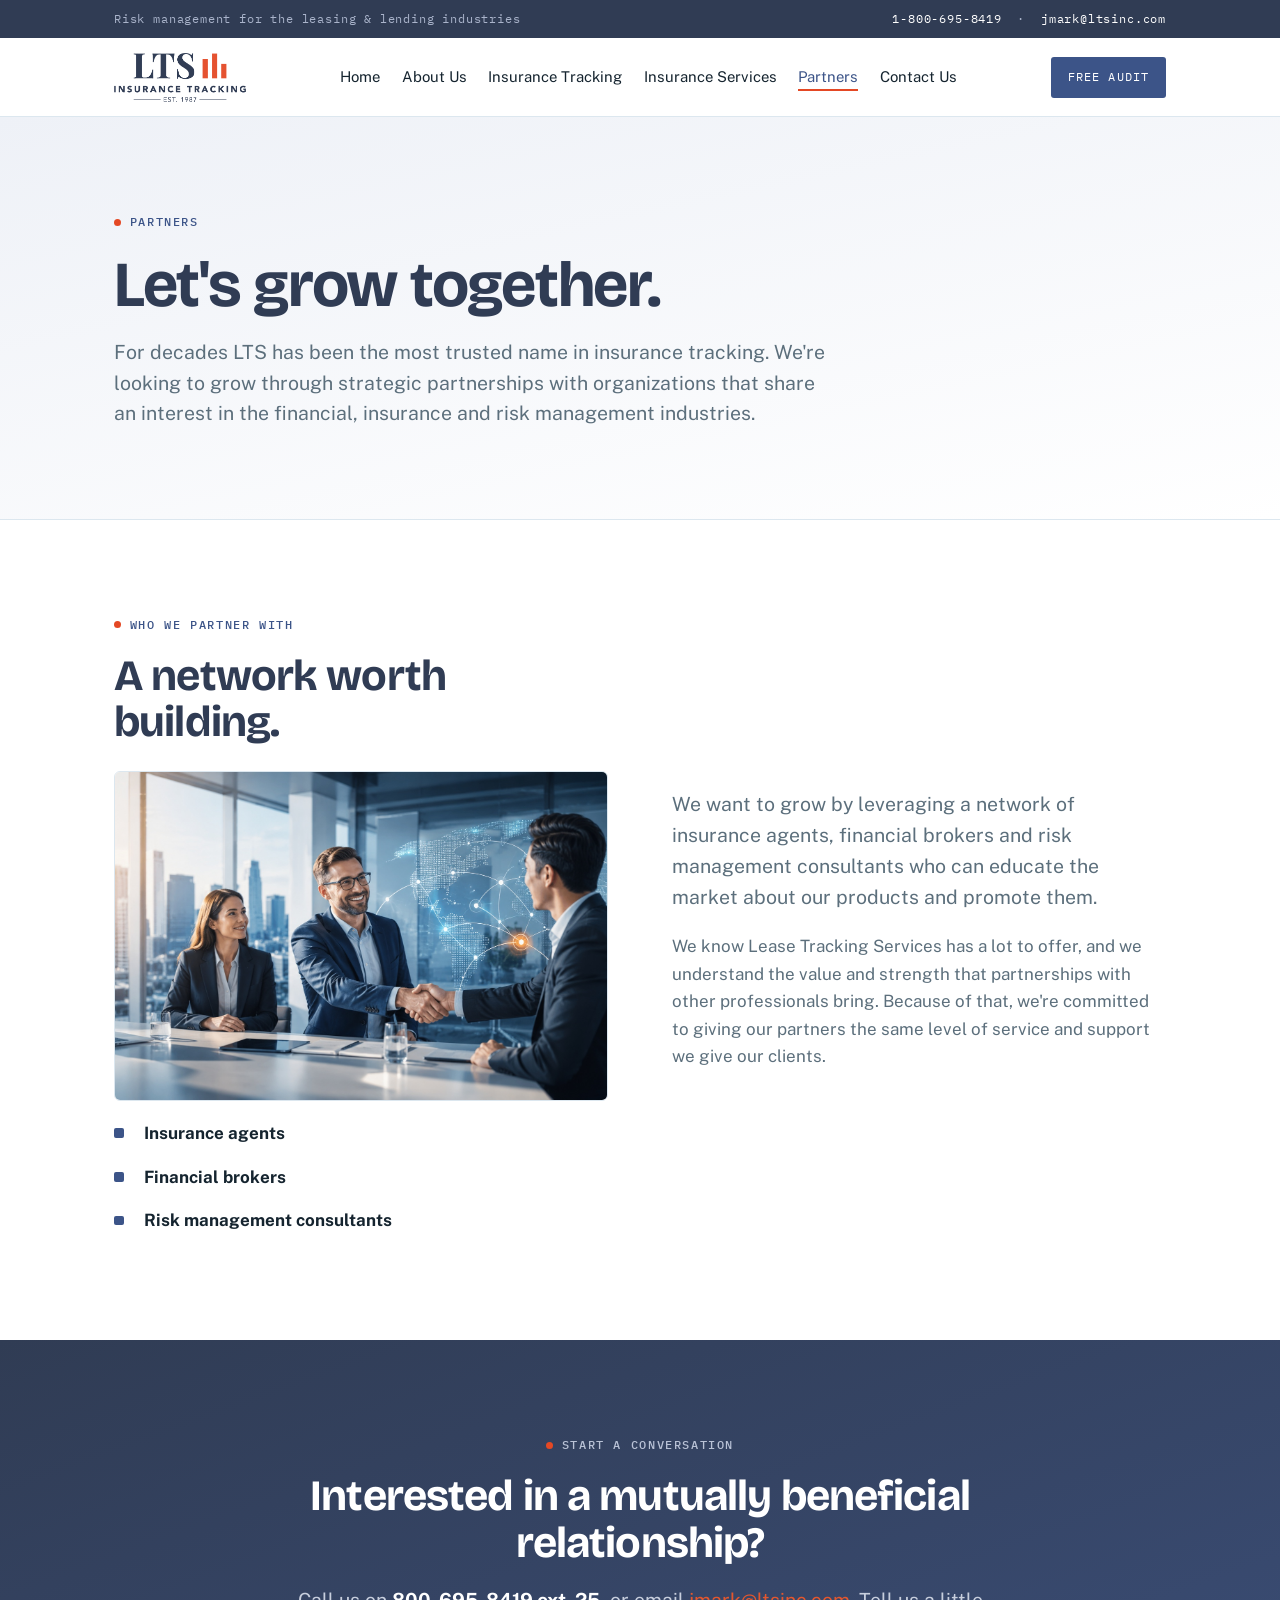
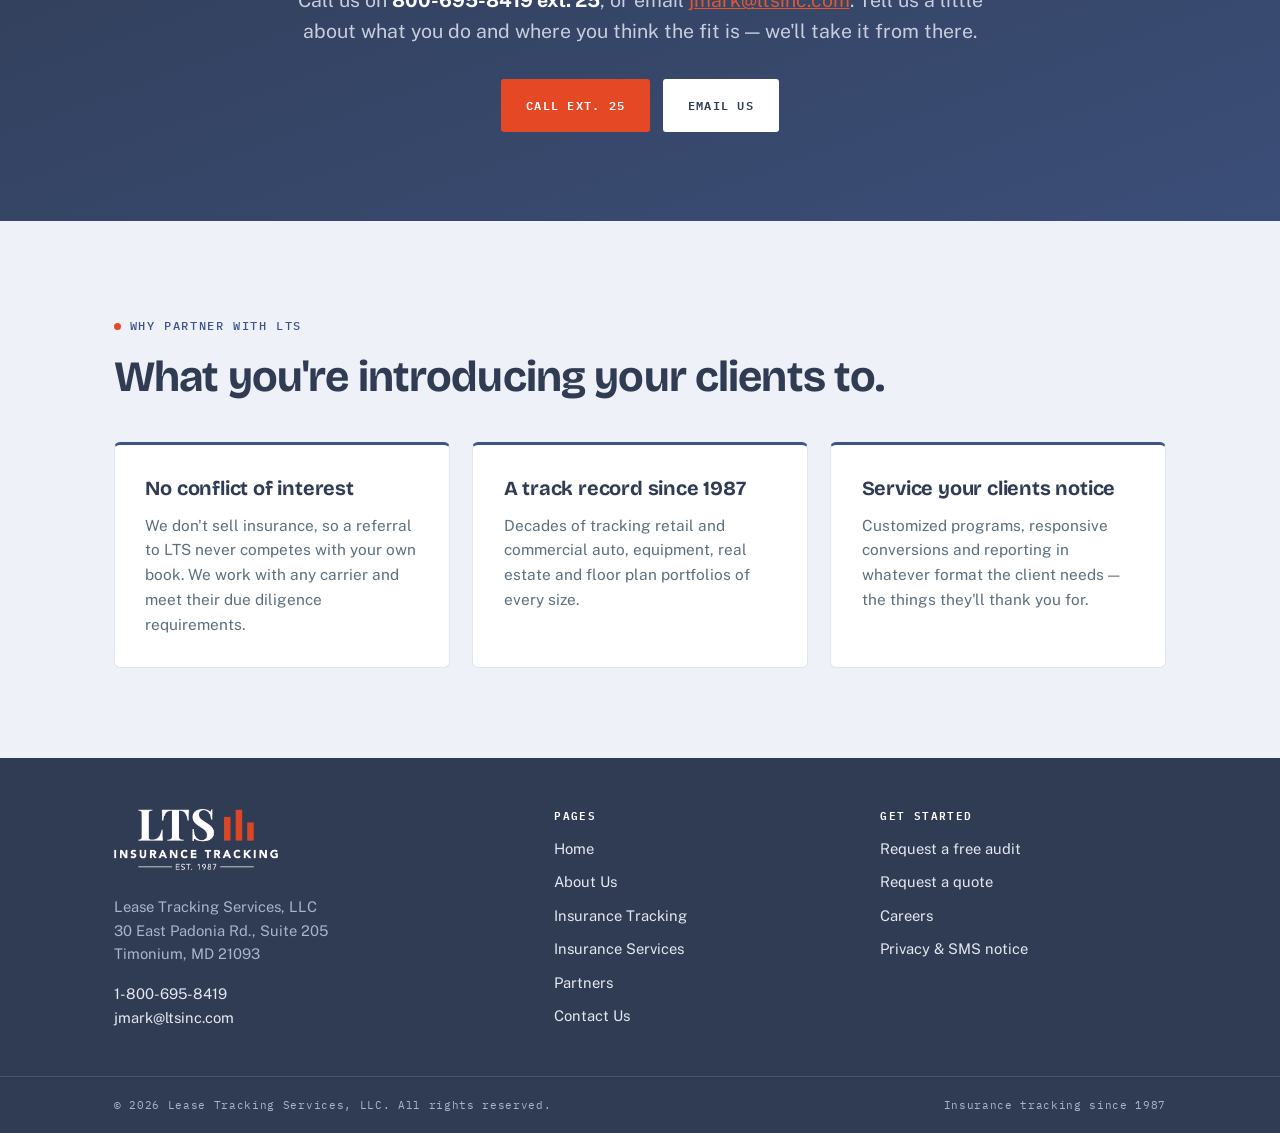
<file: partners.html>
<!DOCTYPE html>
<html lang="en">
<head>
<meta charset="utf-8">
<meta name="viewport" content="width=device-width, initial-scale=1">
<title>Partners — Lease Tracking Services</title>
<meta name="description" content="LTS partners with insurance agents, financial brokers and risk management consultants. If you are interested in a mutually beneficial relationship, get in touch.">
<link rel="preconnect" href="https://fonts.googleapis.com">
<link rel="preconnect" href="https://fonts.gstatic.com" crossorigin>
<link href="https://fonts.googleapis.com/css2?family=Bricolage+Grotesque:opsz,wght@12..96,600;12..96,700;12..96,800&family=IBM+Plex+Mono:wght@400;500;600&family=Public+Sans:wght@400;500;600;700&display=swap" rel="stylesheet">
<link rel="icon" type="image/svg+xml" href="assets/favicon.svg">
<link rel="stylesheet" href="assets/styles.css">
</head>
<body>

<div class="topbar">
  <div class="wrap">
    <span>Risk management for the leasing &amp; lending industries</span>
    <span><a href="tel:18006958419">1-800-695-8419</a> &nbsp;·&nbsp; <a href="mailto:jmark@ltsinc.com">jmark@ltsinc.com</a></span>
  </div>
</div>

<header class="nav">
  <div class="wrap">
    <a class="brand" href="index.html" aria-label="LTS Insurance Tracking — home"><img class="brand-logo" src="assets/logo.png" width="509" height="190" alt="LTS Insurance Tracking, established 1987"></a>
    <button class="menu-btn" id="menuBtn" aria-expanded="false" aria-controls="navLinks">Menu</button>
    <ul class="nav-links" id="navLinks">
      <li><a href="index.html">Home</a></li>
      <li><a href="about.html">About Us</a></li>
      <li><a href="insurance-tracking.html">Insurance Tracking</a></li>
      <li><a href="insurance-services.html">Insurance Services</a></li>
      <li><a href="partners.html" class="here">Partners</a></li>
      <li><a href="contact.html">Contact Us</a></li>
    </ul>
    <a class="nav-cta" href="contact.html#audit">Free audit</a>
  </div>
</header>

<section class="phero">
  <div class="wrap block">
    <span class="tag">Partners</span>
    <h1>Let's grow together.</h1>
    <p class="lede">For decades LTS has been the most trusted name in insurance tracking. We're looking to grow through strategic partnerships with organizations that share an interest in the financial, insurance and risk management industries.</p>
  </div>
</section>

<section>
  <div class="wrap block split reveal">
    <div>
      <span class="tag">Who we partner with</span>
      <h2>A network worth building.</h2>
      <img class="shot" src="assets/images/partners.jpg" width="600" height="400" loading="lazy" alt="Business partners meeting">
      <ul class="ticks" style="margin-top:1.2rem">
        <li><strong>Insurance agents</strong></li>
        <li><strong>Financial brokers</strong></li>
        <li><strong>Risk management consultants</strong></li>
      </ul>
    </div>
    <div>
      <p class="lede">We want to grow by leveraging a network of insurance agents, financial brokers and risk management consultants who can educate the market about our products and promote them.</p>
      <p style="margin-top:1.1rem" class="muted">We know Lease Tracking Services has a lot to offer, and we understand the value and strength that partnerships with other professionals bring. Because of that, we're committed to giving our partners the same level of service and support we give our clients.</p>
    </div>
  </div>
</section>

<section class="deep">
  <div class="wrap block reveal">
    <div class="center">
      <span class="tag">Start a conversation</span>
      <h2>Interested in a mutually beneficial relationship?</h2>
      <p class="lede" style="margin:1.2rem auto 0">Call us on <strong style="color:#fff">800-695-8419 ext. 25</strong>, or email <a href="mailto:jmark@ltsinc.com" style="color:#E4572E">jmark@ltsinc.com</a>. Tell us a little about what you do and where you think the fit is — we'll take it from there.</p>
      <div style="display:flex;gap:.8rem;justify-content:center;flex-wrap:wrap;margin-top:2rem">
        <a class="btn btn-amber" href="tel:18006958419,25">Call ext. 25</a>
        <a class="btn btn-white" href="mailto:jmark@ltsinc.com">Email us</a>
      </div>
    </div>
  </div>
</section>

<section class="tint">
  <div class="wrap block reveal">
    <span class="tag">Why partner with LTS</span>
    <h2>What you're introducing your clients to.</h2>
    <div class="cards cards-3">
      <div class="card">
        <h3>No conflict of interest</h3>
        <p>We don't sell insurance, so a referral to LTS never competes with your own book. We work with any carrier and meet their due diligence requirements.</p>
      </div>
      <div class="card">
        <h3>A track record since 1987</h3>
        <p>Decades of tracking retail and commercial auto, equipment, real estate and floor plan portfolios of every size.</p>
      </div>
      <div class="card">
        <h3>Service your clients notice</h3>
        <p>Customized programs, responsive conversions and reporting in whatever format the client needs — the things they'll thank you for.</p>
      </div>
    </div>
  </div>
</section>

<footer class="foot">
  <div class="wrap foot-grid">
    <div>
      <a class="brand brand-foot" href="index.html" aria-label="LTS Insurance Tracking — home"><img class="brand-logo" src="assets/logo-white.png" width="509" height="190" alt="LTS Insurance Tracking, established 1987"></a>
      <p style="margin-top:1.1rem">Lease Tracking Services, LLC<br>30 East Padonia Rd., Suite 205<br>Timonium, MD 21093</p>
      <p style="margin-top:.9rem"><a href="tel:18006958419">1-800-695-8419</a><br><a href="mailto:jmark@ltsinc.com">jmark@ltsinc.com</a></p>
    </div>
    <div>
      <h4>Pages</h4>
      <ul>
        <li><a href="index.html">Home</a></li>
        <li><a href="about.html">About Us</a></li>
        <li><a href="insurance-tracking.html">Insurance Tracking</a></li>
        <li><a href="insurance-services.html">Insurance Services</a></li>
        <li><a href="partners.html">Partners</a></li>
        <li><a href="contact.html">Contact Us</a></li>
      </ul>
    </div>
    <div>
      <h4>Get started</h4>
      <ul>
        <li><a href="contact.html#audit">Request a free audit</a></li>
        <li><a href="contact.html#quote">Request a quote</a></li>
        <li><a href="contact.html#careers">Careers</a></li>
        <li><a href="index.html#privacy">Privacy &amp; SMS notice</a></li>
      </ul>
    </div>
  </div>
  <div class="foot-bar">
    <div class="wrap">
      <span>© <span id="yr">2026</span> Lease Tracking Services, LLC. All rights reserved.</span>
      <span>Insurance tracking since 1987</span>
    </div>
  </div>
</footer>

<script src="assets/site.js"></script>
</body>
</html>
</file>
<file: assets/styles.css>
/* ==========================================================================
   Lease Tracking Services — shared stylesheet
   Brand tokens live in :root. Change them once here and the whole site follows.
   ========================================================================== */

:root{
  /* --- brand palette, sampled from the LTS logo --- */
  --navy:#303C54;        /* logo navy — headings, dark sections, footer */
  --navy-2:#3B4E78;      /* lighter navy for gradients */
  --blue:#3C5488;        /* mid navy — links, tags, hairline accents */
  --blue-dk:#303C54;     /* hover state */
  --sky:#EEF1F7;         /* pale navy tint background */
  --sky-2:#DCE2ED;       /* deeper tint / borders */
  --amber:#E44824;       /* logo orange — CTAs, highlights, bar accents */
  --amber-dk:#C33A18;    /* orange hover */
  --gold:#B8801C;        /* 'inadequate' status — distinct from brand orange */
  --green:#2E9E72;       /* covered / approved status */
  --red:#C0392B;         /* cancelled status */

  /* --- neutrals --- */
  --white:#FFFFFF;
  --ink:#15242F;         /* body text */
  --grey:#5C6F7C;        /* secondary text */
  --line:#DCE7EF;        /* hairlines */

  /* --- type --- */
  --display:"Bricolage Grotesque",system-ui,sans-serif;
  --body:"Public Sans",system-ui,sans-serif;
  --mono:"IBM Plex Mono",ui-monospace,monospace;

  /* --- layout --- */
  --pad:clamp(1.25rem,5vw,4rem);
  --maxw:1180px;
  --radius:6px;
}

*{box-sizing:border-box}
html{scroll-behavior:smooth}
body{
  margin:0;background:var(--white);color:var(--ink);
  font-family:var(--body);font-size:17px;line-height:1.62;
  -webkit-font-smoothing:antialiased;
}
img{max-width:100%;display:block}
a{color:var(--blue)}

/* ---------- layout helpers ---------- */
.wrap{max-width:var(--maxw);margin:0 auto;padding-left:var(--pad);padding-right:var(--pad)}
.block{padding-top:clamp(3.5rem,7vw,6rem);padding-bottom:clamp(3.5rem,7vw,6rem)}
.block-sm{padding-top:clamp(2.5rem,5vw,4rem);padding-bottom:clamp(2.5rem,5vw,4rem)}
.tint{background:var(--sky)}
.deep{background:linear-gradient(160deg,var(--navy) 0%,var(--navy-2) 100%);color:var(--white)}
.split{display:grid;grid-template-columns:1fr 1fr;gap:clamp(2rem,5vw,4.5rem);align-items:start}
.split-lead{grid-template-columns:.85fr 1.15fr}
.center{max-width:70ch;margin:0 auto;text-align:center}

/* ---------- type ---------- */
h1,h2,h3,h4{font-family:var(--display);font-weight:700;letter-spacing:-.02em;line-height:1.08;margin:0;color:var(--navy)}
h1{font-size:clamp(2.3rem,5.4vw,4rem)}
h2{font-size:clamp(1.75rem,3.6vw,2.7rem)}
h3{font-size:1.25rem;line-height:1.28;letter-spacing:-.01em}
h4{font-size:1rem;letter-spacing:0;font-family:var(--body);font-weight:700}
p{margin:0 0 1.05em}
p:last-child{margin-bottom:0}
.deep h1,.deep h2,.deep h3,.deep h4{color:var(--white)}

.tag{
  font-family:var(--mono);font-size:.72rem;font-weight:500;
  letter-spacing:.14em;text-transform:uppercase;color:var(--blue);
  display:inline-flex;align-items:center;gap:.55rem;margin-bottom:1.15rem;
}
.tag::before{content:"";width:7px;height:7px;border-radius:50%;background:var(--amber);flex:none}
.deep .tag{color:#B9C2D6}

.lede{font-size:clamp(1.03rem,1.6vw,1.22rem);line-height:1.58;color:var(--grey);max-width:60ch}
.deep .lede{color:#C7CEDD}
.muted{color:var(--grey)}
.deep .muted{color:#C7CEDD}

/* ---------- buttons ---------- */
.btn{
  display:inline-flex;align-items:center;gap:.55rem;
  font-family:var(--mono);font-size:.78rem;font-weight:600;letter-spacing:.1em;
  text-transform:uppercase;text-decoration:none;
  padding:.95rem 1.5rem;border:1px solid transparent;border-radius:3px;cursor:pointer;
  transition:transform .18s ease,background .18s ease,color .18s ease,border-color .18s ease;
}
.btn:hover{transform:translateY(-2px)}
.btn:focus-visible{outline:3px solid var(--amber);outline-offset:3px}
.btn-primary{background:var(--blue);color:var(--white)}
.btn-primary:hover{background:var(--blue-dk)}
.btn-amber{background:var(--amber);color:var(--white)}
.btn-amber:hover{background:var(--amber-dk)}
.btn-line{border-color:var(--blue);color:var(--blue);background:transparent}
.btn-line:hover{background:var(--blue);color:var(--white)}
.btn-white{background:var(--white);color:var(--navy)}
.btn-white:hover{background:var(--sky)}

/* ---------- announcement bar ---------- */
.announce{background:var(--amber);color:var(--white);text-align:center;font-size:.92rem}
.announce .wrap{padding-top:.7rem;padding-bottom:.7rem}
.announce strong{font-weight:700}

/* ---------- top bar + nav ---------- */
.topbar{background:var(--navy);color:#AAB4CB;font-family:var(--mono);font-size:.73rem;letter-spacing:.07em}
.topbar .wrap{display:flex;justify-content:space-between;gap:1rem;flex-wrap:wrap;padding-top:.6rem;padding-bottom:.6rem}
.topbar a{color:var(--white);text-decoration:none}
.topbar a:hover{color:var(--amber)}

.nav{position:sticky;top:0;z-index:60;background:rgba(255,255,255,.95);backdrop-filter:blur(10px);border-bottom:1px solid var(--line)}
.nav .wrap{position:relative;display:flex;align-items:center;justify-content:space-between;gap:1.25rem;padding-top:.9rem;padding-bottom:.9rem}
.brand{display:inline-flex;align-items:center;text-decoration:none;color:var(--navy)}
.brand-logo{width:132px;height:auto;display:block}
.brand-foot .brand-logo{width:164px}
@media (max-width:920px){.brand-logo{width:112px}}
.nav-links{display:flex;gap:1.35rem;align-items:center;list-style:none;margin:0;padding:0}
.nav-links a{font-size:.93rem;white-space:nowrap;color:var(--ink);text-decoration:none;padding:.25rem 0;border-bottom:2px solid transparent;transition:border-color .18s ease,color .18s ease}
.nav-links a:hover,.nav-links a:focus-visible{color:var(--blue);border-color:var(--blue)}
.nav-links a.here{color:var(--blue);border-color:var(--amber)}
.nav-cta{font-family:var(--mono);font-size:.72rem;letter-spacing:.1em;text-transform:uppercase;text-decoration:none;padding:.7rem 1.05rem;background:var(--blue);color:var(--white);border-radius:3px}
.nav-cta:hover{background:var(--blue-dk)}
.menu-btn{display:none;background:none;border:1px solid var(--navy);color:var(--navy);border-radius:3px;padding:.5rem .8rem;font-family:var(--mono);font-size:.7rem;letter-spacing:.1em;text-transform:uppercase;cursor:pointer}

/* ---------- hero ---------- */
.hero{background:linear-gradient(168deg,var(--sky) 0%,var(--white) 68%);border-bottom:1px solid var(--line);position:relative}
.hero::after{content:"";position:absolute;left:0;right:0;bottom:-1px;height:3px;background:linear-gradient(90deg,var(--green) 0 40%,var(--gold) 40% 74%,var(--red) 74% 100%)}
.hero-grid{display:grid;grid-template-columns:1.05fr .95fr;gap:clamp(2.2rem,5vw,4rem);align-items:center}
.hero h1{margin-bottom:1.4rem}
.hero h1 span{color:var(--blue)}
.hero-actions{display:flex;flex-wrap:wrap;gap:.8rem;margin-top:2rem}

/* page hero (inner pages) */
.phero{background:linear-gradient(168deg,var(--sky) 0%,var(--white) 100%);border-bottom:1px solid var(--line)}
.phero h1{margin-bottom:1.1rem}

/* ---------- signature: coverage ledger ---------- */
.ledger{background:var(--white);border:1px solid var(--sky-2);border-radius:var(--radius);box-shadow:0 24px 50px -28px rgba(12,44,71,.35);overflow:hidden}
.ledger-head{display:flex;justify-content:space-between;align-items:center;gap:1rem;padding:.8rem 1.05rem;background:var(--navy);color:#AAB4CB;font-family:var(--mono);font-size:.67rem;letter-spacing:.12em;text-transform:uppercase}
.ledger-live{display:inline-flex;align-items:center;gap:.45rem}
.dot{width:6px;height:6px;border-radius:50%;background:var(--green);animation:pulse 2.2s ease-in-out infinite}
@keyframes pulse{0%,100%{opacity:.35}50%{opacity:1}}
.ledger-row{display:grid;grid-template-columns:1fr auto;gap:1rem;align-items:center;padding:.9rem 1.05rem;border-bottom:1px solid var(--line);opacity:0;transform:translateY(6px);animation:rowin .5s ease forwards}
@keyframes rowin{to{opacity:1;transform:none}}
.asset{font-size:.9rem;font-weight:600;color:var(--navy)}
.meta{font-family:var(--mono);font-size:.67rem;color:var(--grey);letter-spacing:.04em;margin-top:.18rem}
.chip{font-family:var(--mono);font-size:.62rem;font-weight:600;letter-spacing:.1em;text-transform:uppercase;padding:.34rem .58rem;border-radius:3px;white-space:nowrap;border:1px solid currentColor;transition:color .35s ease,background .35s ease}
.chip[data-state="pending"]{color:var(--grey);background:#F4F7F9}
.chip[data-state="approved"]{color:var(--green);background:rgba(47,165,121,.1)}
.chip[data-state="inadequate"]{color:var(--gold);background:rgba(184,128,28,.14)}
.chip[data-state="cancelled"]{color:var(--red);background:rgba(212,91,76,.12)}
.ledger-foot{padding:.8rem 1.05rem;background:var(--sky);font-family:var(--mono);font-size:.67rem;color:var(--grey);letter-spacing:.04em}
.ledger-foot b{color:var(--blue)}

/* ---------- stats ---------- */
.stats .wrap{display:grid;grid-template-columns:repeat(4,1fr);gap:0;padding-top:0;padding-bottom:0}
.stat{padding:2.2rem 1.3rem 2.2rem 0}
.stat + .stat{padding-left:1.7rem;border-left:1px solid rgba(255,255,255,.16)}
.stat-n{font-family:var(--display);font-size:clamp(1.9rem,3.2vw,2.7rem);font-weight:700;letter-spacing:-.03em;line-height:1;color:var(--white)}
.stat-l{font-family:var(--mono);font-size:.68rem;letter-spacing:.12em;text-transform:uppercase;color:#B9C2D6;margin-top:.6rem}

/* ---------- lists ---------- */
.ticks{list-style:none;margin:1.5rem 0 0;padding:0}
.ticks li{position:relative;padding:0 0 0 1.9rem;margin-bottom:1rem;color:var(--grey)}
.ticks li::before{
  content:"";position:absolute;left:0;top:.5em;width:.62rem;height:.62rem;
  border-radius:2px;background:var(--blue);
}
.ticks li strong{color:var(--ink)}
.deep .ticks li{color:#C7CEDD}
.deep .ticks li::before{background:var(--amber)}
.deep .ticks li strong{color:var(--white)}

.rows{list-style:none;margin:2rem 0 0;padding:0;border-top:1px solid var(--line)}
.rows li{padding:1.4rem 0;border-bottom:1px solid var(--line);display:grid;grid-template-columns:5.5rem 1fr;gap:1.3rem;align-items:start}
.rows .k{font-family:var(--mono);font-size:.68rem;letter-spacing:.12em;text-transform:uppercase;color:var(--blue);padding-top:.4rem}
.rows p{margin:.4rem 0 0;color:var(--grey);font-size:.97rem}
.deep .rows,.deep .rows li{border-color:rgba(255,255,255,.18)}
.deep .rows .k{color:#B9C2D6}
.deep .rows p{color:#C7CEDD}

.pills{display:flex;flex-wrap:wrap;gap:.5rem;margin:1.6rem 0 0;padding:0;list-style:none}
.pills li{font-family:var(--mono);font-size:.71rem;letter-spacing:.05em;padding:.5rem .8rem;border:1px solid var(--sky-2);background:var(--sky);border-radius:3px;color:var(--navy)}
.deep .pills li{border-color:rgba(255,255,255,.22);background:rgba(255,255,255,.06);color:#E4E8F1}


/* ---------- photos ---------- */
.shot{
  width:100%;height:auto;aspect-ratio:3/2;max-height:380px;object-fit:cover;
  border-radius:var(--radius);border:1px solid var(--line);
  margin-top:1.6rem;background:var(--sky);object-position:center;
}
.shot-tall{aspect-ratio:3/4;max-height:460px}
.shot-wide{aspect-ratio:16/9;max-height:300px}
/* when a two-column block carries a photo, centre the pair so the
   text column doesn't leave a tall empty gap beside it */
.split:has(.shot){align-items:center}
.deep .shot{border-color:rgba(255,255,255,.18)}

/* ---------- cards ---------- */
.cards{display:grid;gap:1.4rem;margin-top:2.6rem}
.cards-2{grid-template-columns:1fr 1fr}
.cards-3{grid-template-columns:repeat(3,1fr)}
.cards-4{grid-template-columns:repeat(4,1fr)}
.card{background:var(--white);border:1px solid var(--line);border-top:3px solid var(--blue);border-radius:var(--radius);padding:1.9rem;transition:box-shadow .2s ease,transform .2s ease}
.card:hover{box-shadow:0 18px 36px -24px rgba(12,44,71,.4);transform:translateY(-3px)}
.card h3{margin-bottom:.7rem}
.card p{color:var(--grey);font-size:.96rem}
.card .more{font-family:var(--mono);font-size:.72rem;letter-spacing:.1em;text-transform:uppercase;text-decoration:none;display:inline-block;margin-top:1.1rem;border-bottom:2px solid var(--amber);padding-bottom:2px}
.card-plain{border-top-color:var(--amber)}
.card ul{margin:.6rem 0 0}

/* ---------- callout band ---------- */
.band{background:var(--amber);color:var(--white)}
.band .wrap{display:flex;justify-content:space-between;align-items:center;gap:2.2rem;flex-wrap:wrap;padding-top:clamp(2.6rem,5vw,3.8rem);padding-bottom:clamp(2.6rem,5vw,3.8rem)}
.band h2{max-width:22ch;color:var(--white)}
.band p{max-width:48ch;margin-top:.8rem;color:#FFE2D8}

/* ---------- quote ---------- */
.quote{border-left:4px solid var(--amber);padding:.4rem 0 .4rem 1.6rem;font-size:1.1rem;line-height:1.6;color:var(--ink)}
.quote cite{display:block;margin-top:1rem;font-style:normal;font-family:var(--mono);font-size:.72rem;letter-spacing:.12em;text-transform:uppercase;color:var(--grey)}

/* ---------- forms ---------- */
.form{background:var(--white);border:1px solid var(--line);border-radius:var(--radius);padding:1.8rem}
.form h3{margin-bottom:.4rem}
.form .hint{font-size:.9rem;color:var(--grey);margin-bottom:1.3rem}
.field{margin-bottom:1rem}
.field label{display:block;font-family:var(--mono);font-size:.68rem;letter-spacing:.11em;text-transform:uppercase;color:var(--grey);margin-bottom:.4rem}
.field input,.field textarea{
  width:100%;font-family:var(--body);font-size:1rem;color:var(--ink);
  padding:.75rem .85rem;border:1px solid var(--line);border-radius:3px;background:var(--white);
}
.field input:focus,.field textarea:focus{outline:none;border-color:var(--blue);box-shadow:0 0 0 3px rgba(28,130,204,.15)}
.field textarea{min-height:120px;resize:vertical}
.req{color:var(--red)}
.form-note{font-size:.8rem;color:var(--grey);margin-top:.9rem}

/* ---------- contact details ---------- */
.detail{list-style:none;margin:1.6rem 0 0;padding:0}
.detail li{padding:1rem 0;border-bottom:1px solid var(--line)}
.detail .k{font-family:var(--mono);font-size:.67rem;letter-spacing:.12em;text-transform:uppercase;color:var(--blue);display:block;margin-bottom:.3rem}
.detail a{text-decoration:none;font-size:1.1rem}
.detail a:hover{text-decoration:underline}
.map{width:100%;height:340px;border:1px solid var(--line);border-radius:var(--radius);margin-top:1.6rem}

/* ---------- notice ---------- */
.notice{font-size:.9rem;color:var(--grey);max-width:65ch}
.notice h3{font-size:1rem;font-family:var(--body);font-weight:700;letter-spacing:0;margin-bottom:.5rem;color:var(--navy)}
.notice + .notice{margin-top:1.6rem}

/* ---------- footer ---------- */
.foot{background:var(--navy);color:#AAB4CB;font-size:.92rem}
.foot a{color:#E4E8F1;text-decoration:none}
.foot a:hover{color:var(--amber)}
.foot-grid{display:grid;grid-template-columns:1.4fr 1fr 1fr;gap:2.5rem;padding-top:3.2rem;padding-bottom:2.4rem}
.foot h4{font-family:var(--mono);font-size:.68rem;letter-spacing:.13em;text-transform:uppercase;color:var(--white);margin-bottom:1rem;font-weight:600}
.foot ul{list-style:none;margin:0;padding:0}
.foot ul li{margin-bottom:.6rem}
.foot-bar{border-top:1px solid rgba(255,255,255,.14)}
.foot-bar .wrap{display:flex;justify-content:space-between;gap:1.2rem;flex-wrap:wrap;padding-top:1.2rem;padding-bottom:1.2rem;font-family:var(--mono);font-size:.7rem;letter-spacing:.06em}

/* ---------- reveal ---------- */
.reveal{opacity:0;transform:translateY(16px);transition:opacity .65s ease,transform .65s ease}
.reveal.in{opacity:1;transform:none}

/* ---------- responsive ---------- */
@media (max-width:920px){
  .hero-grid,.split,.split-lead,.cards-2,.cards-3,.cards-4,.foot-grid{grid-template-columns:1fr}
  .stats .wrap{grid-template-columns:1fr 1fr}
  .stat{padding:1.6rem 1.1rem 1.6rem 0}
  .stat:nth-child(3),.stat:nth-child(4){border-top:1px solid rgba(255,255,255,.16)}
  .stat:nth-child(3){padding-left:0;border-left:0}
  .nav-links,.nav-cta{display:none}
  .nav-links.open{display:flex;position:absolute;top:100%;left:0;right:0;background:var(--white);flex-direction:column;align-items:flex-start;gap:0;padding:.5rem var(--pad) 1.2rem;border-bottom:1px solid var(--line);box-shadow:0 14px 24px -18px rgba(12,44,71,.5)}
  .nav-links.open li{width:100%;padding:.7rem 0;border-bottom:1px solid var(--line)}
  .menu-btn{display:block}
}
@media (max-width:560px){
  .stats .wrap{grid-template-columns:1fr}
  .stat + .stat{padding-left:0;border-left:0;border-top:1px solid rgba(255,255,255,.16)}
  .rows li{grid-template-columns:1fr;gap:.3rem}
}
@media (prefers-reduced-motion:reduce){
  *{animation-duration:.01ms !important;animation-iteration-count:1 !important;transition-duration:.01ms !important}
  .reveal{opacity:1;transform:none}
  html{scroll-behavior:auto}
}
</file>
